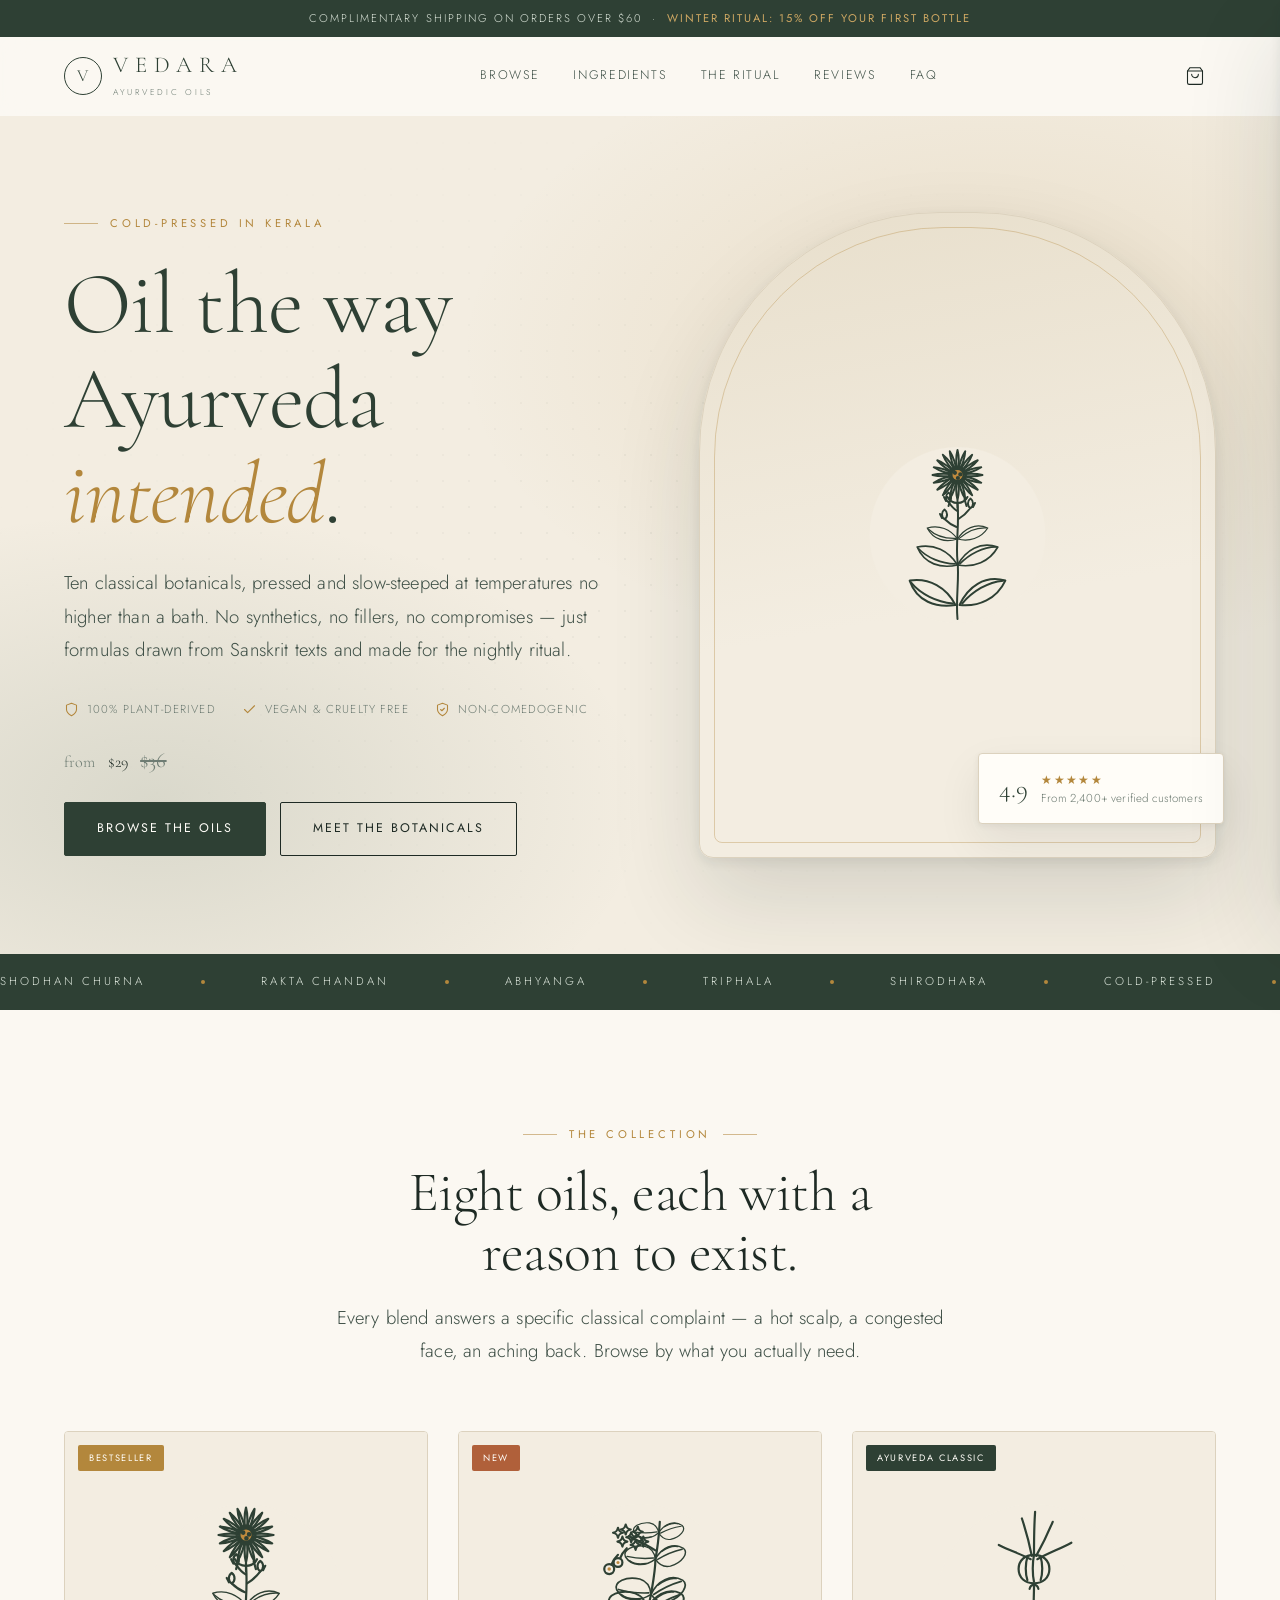
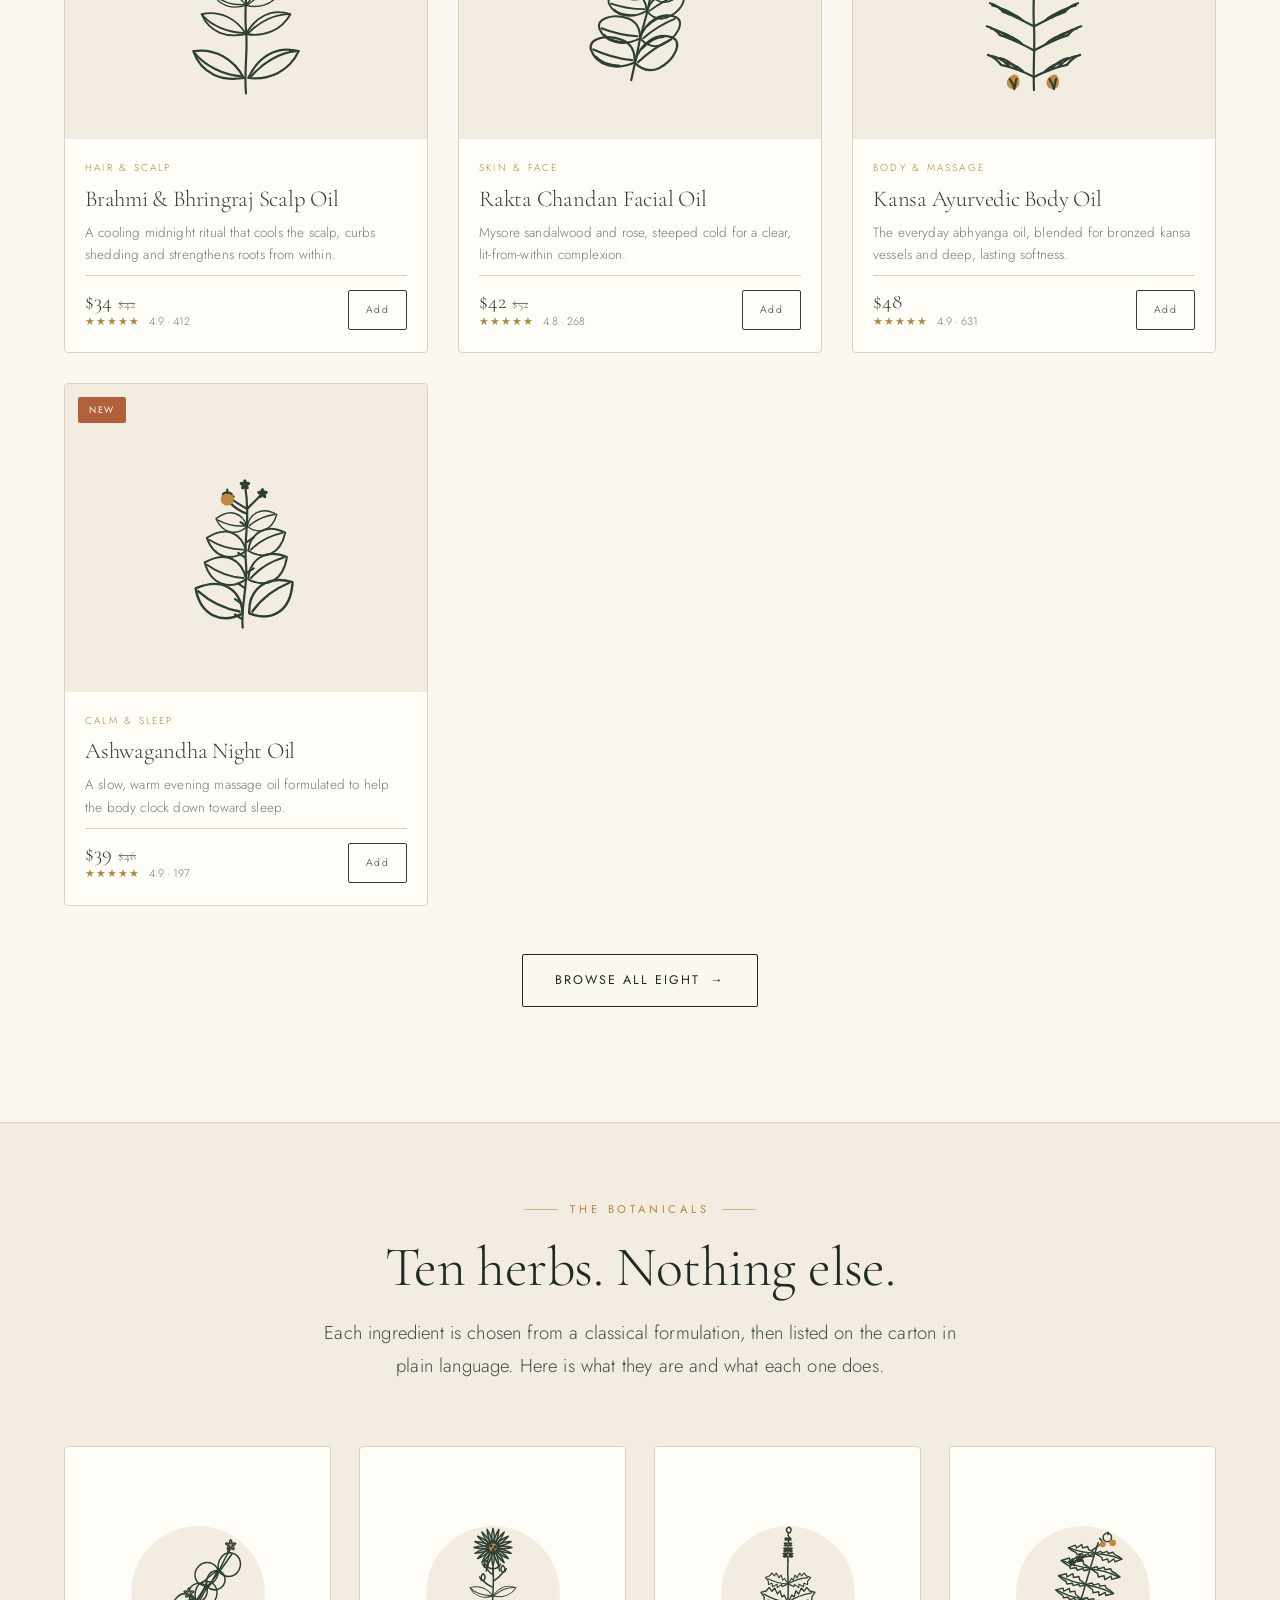
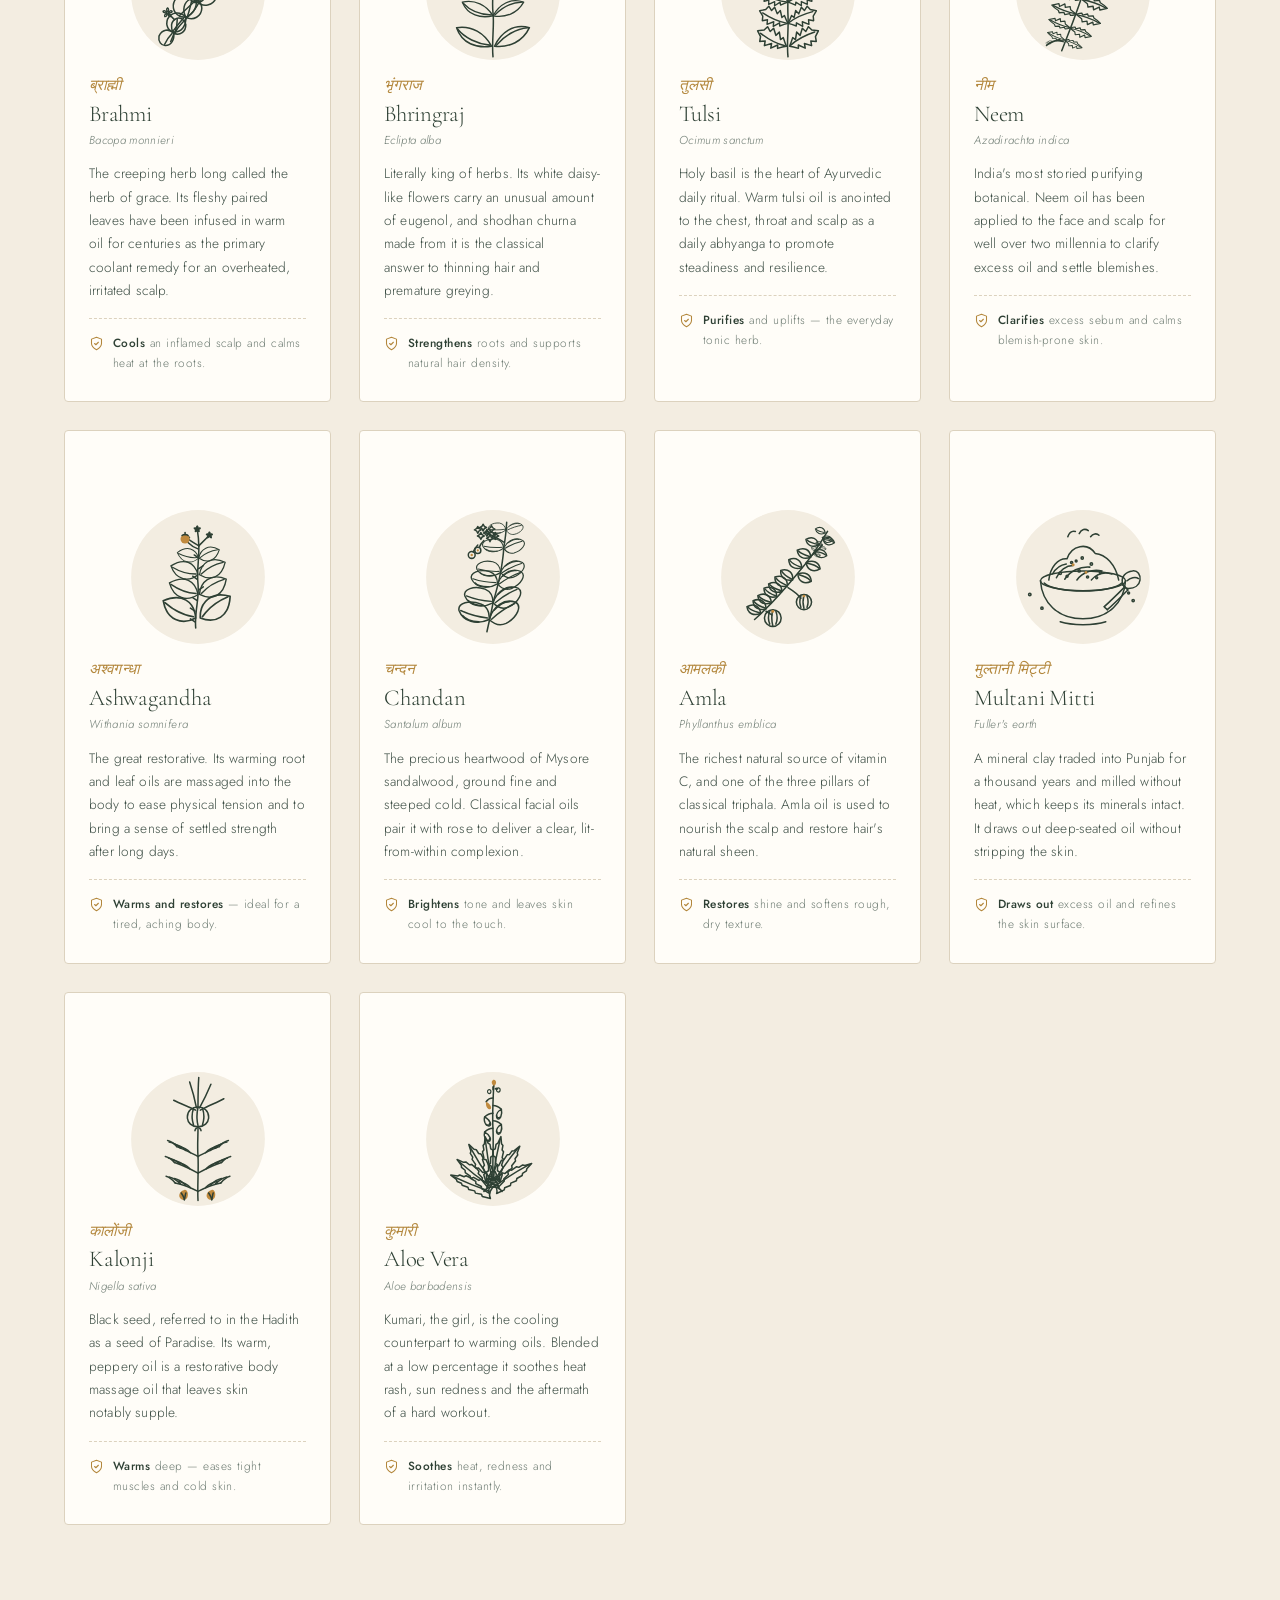
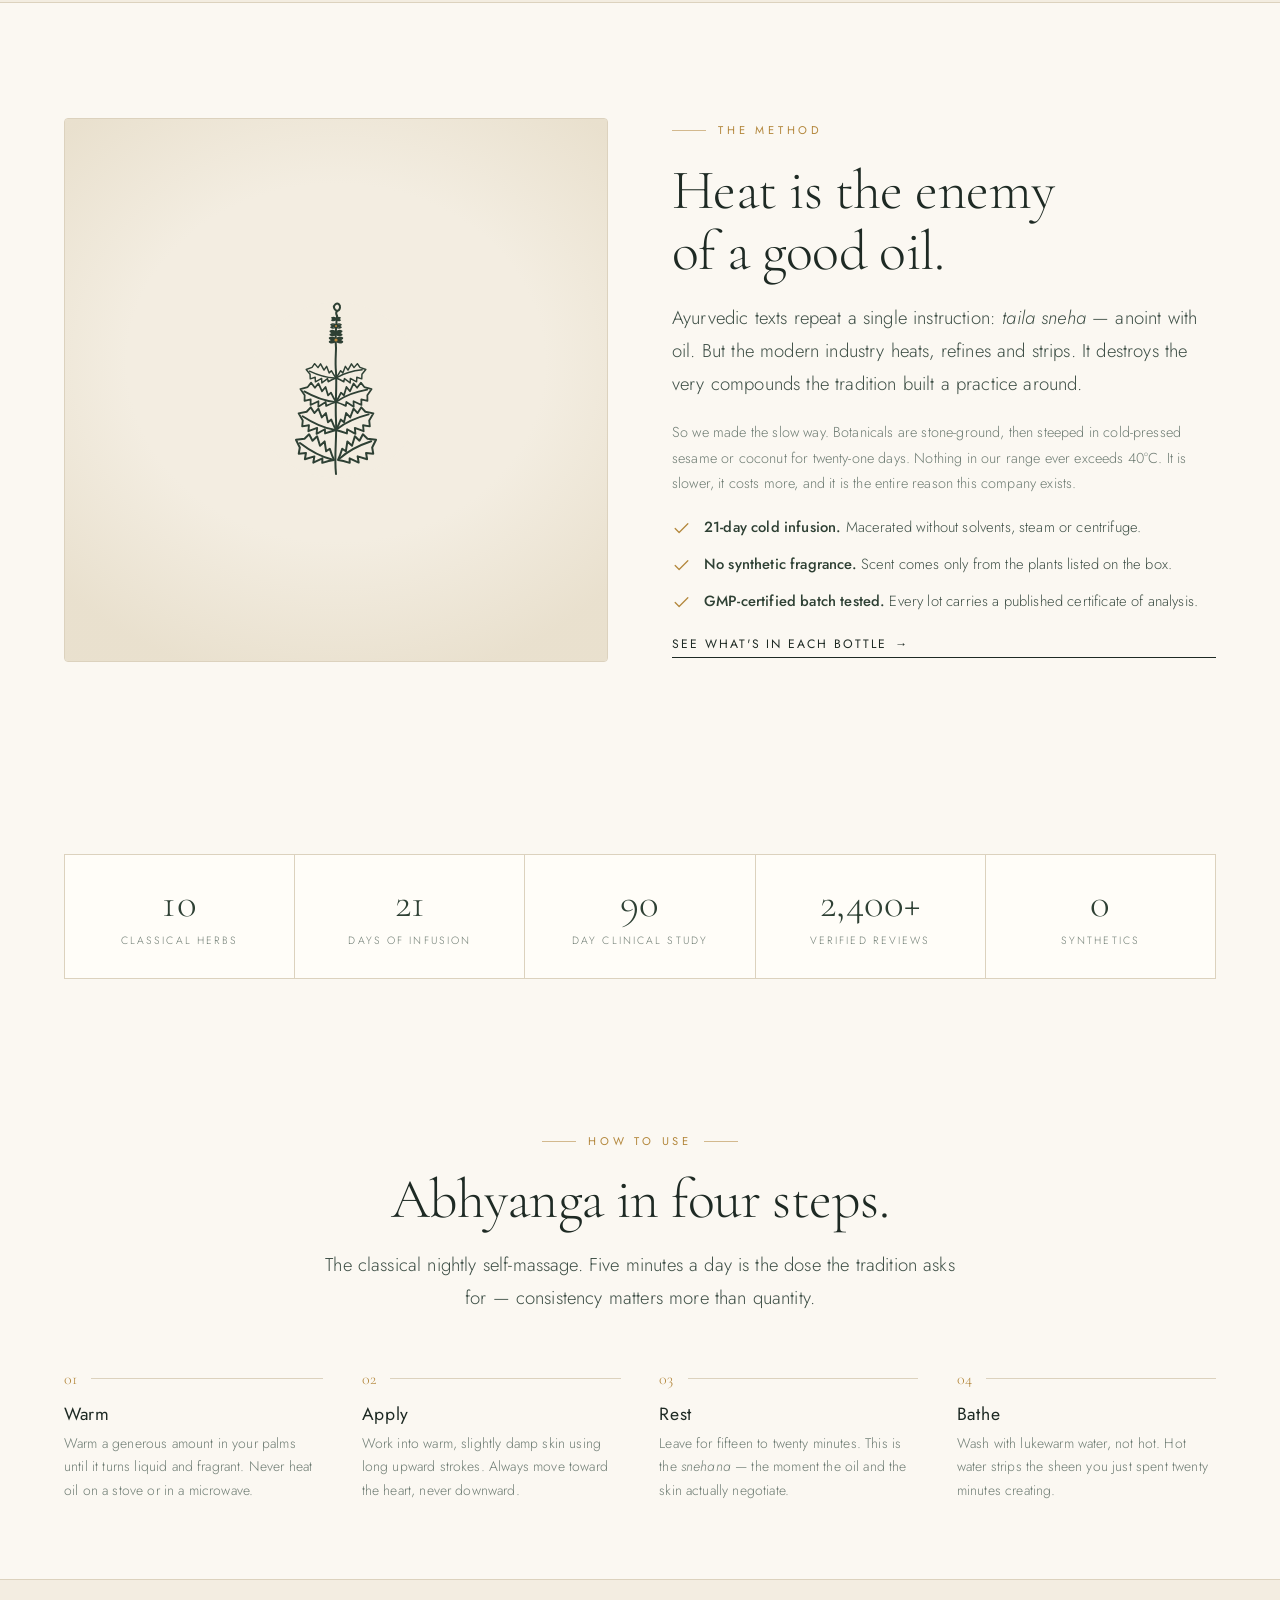
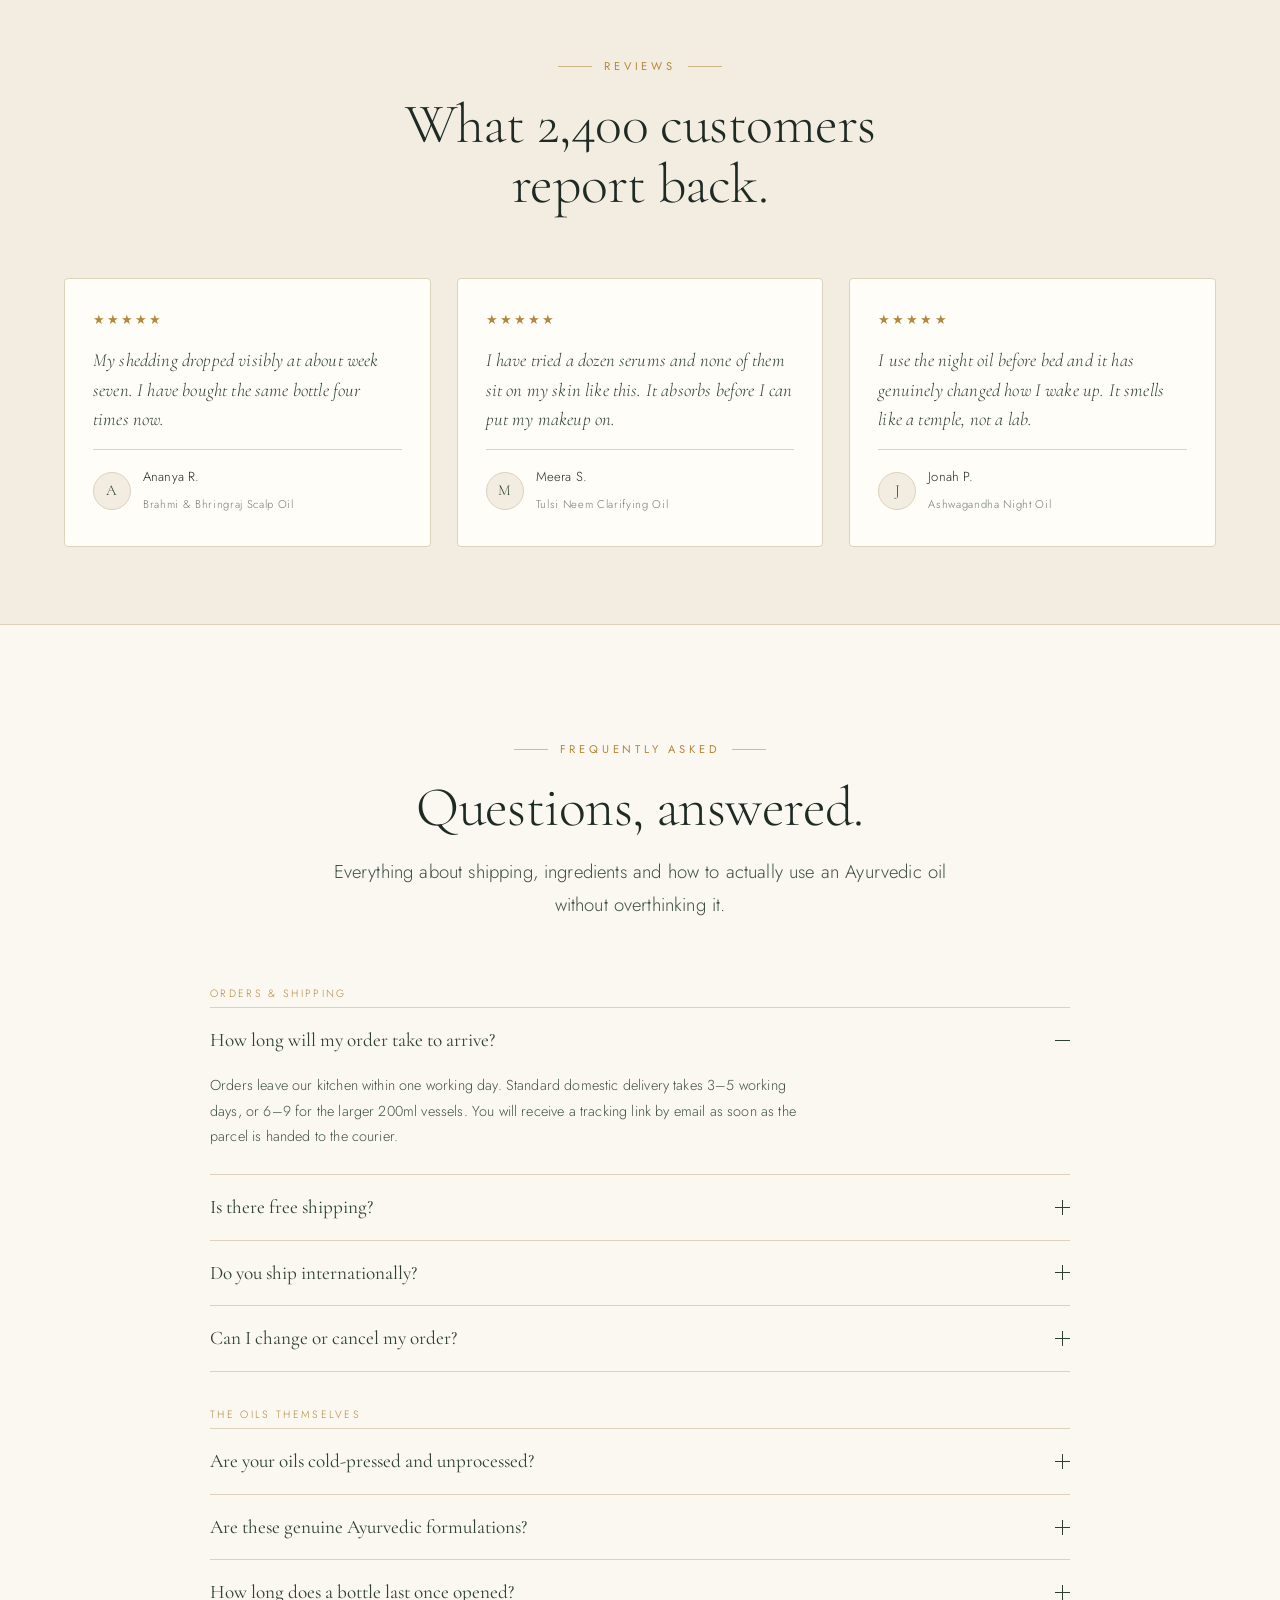
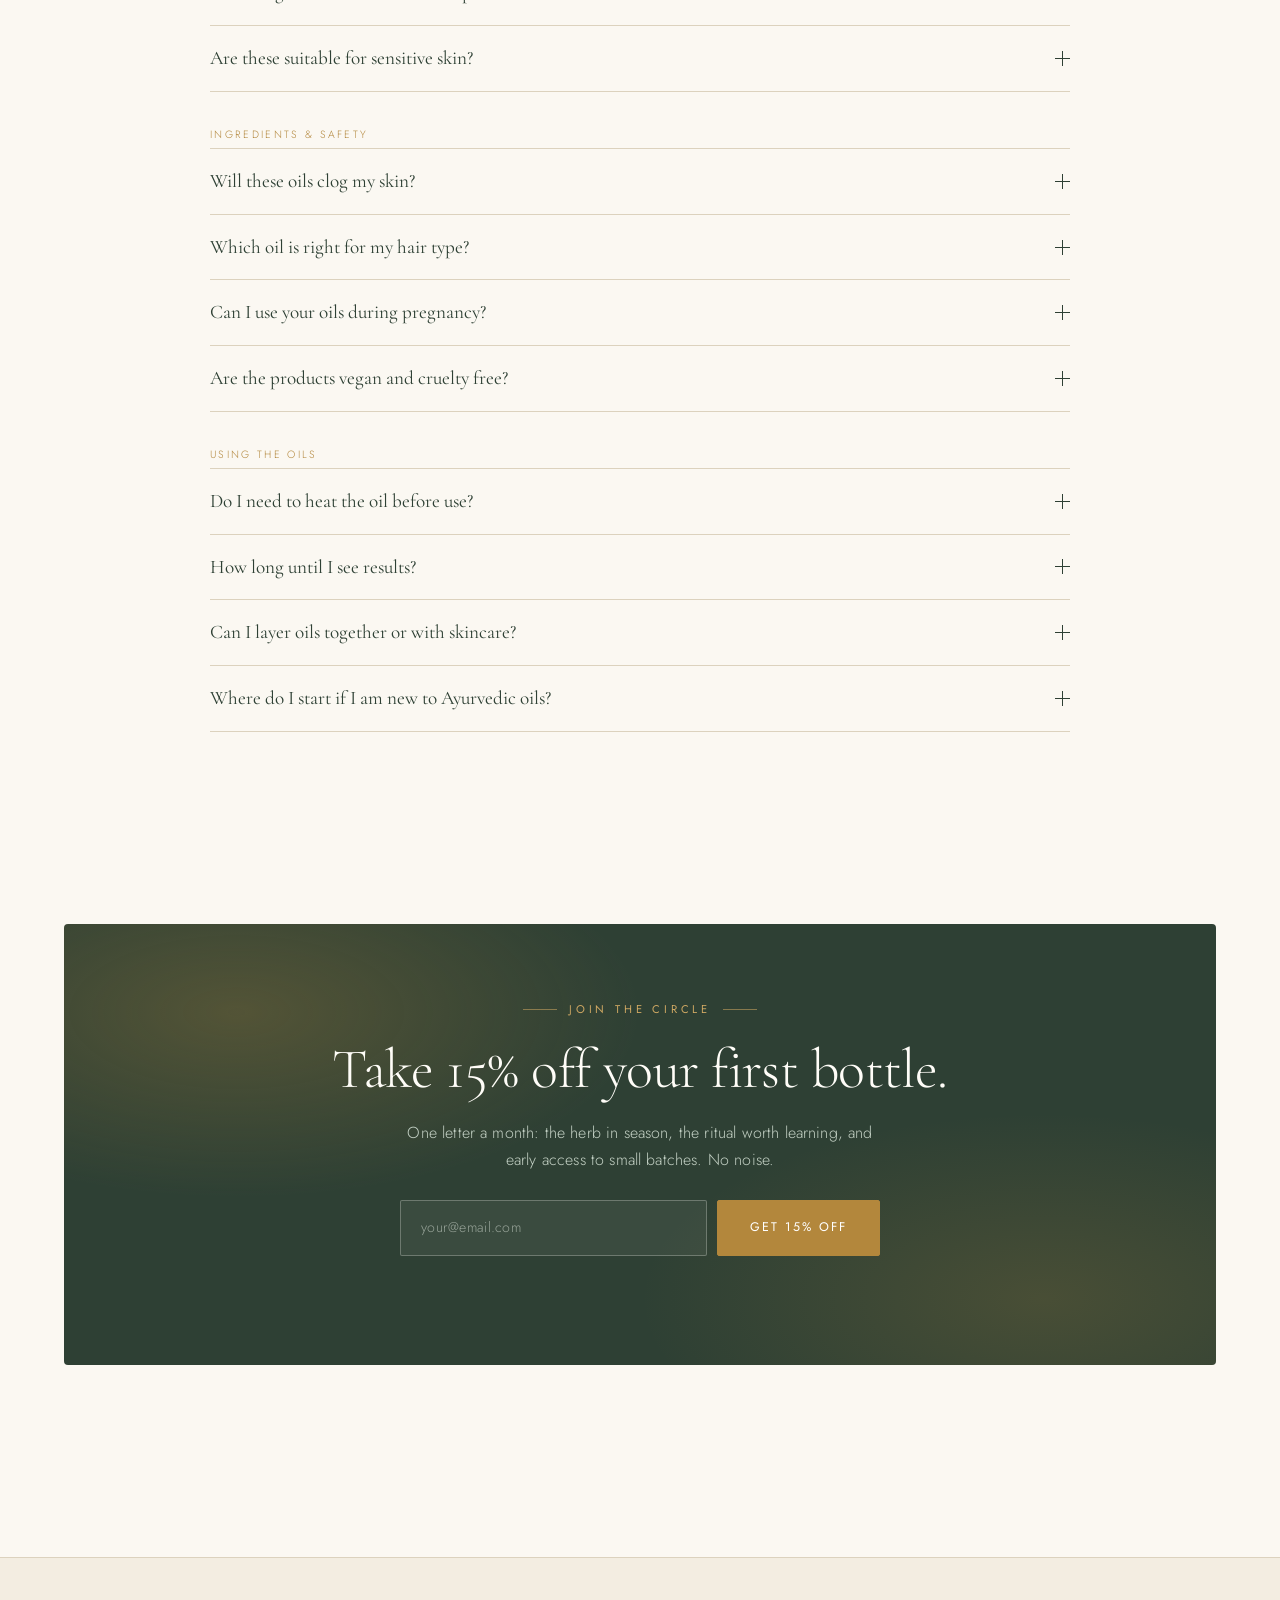
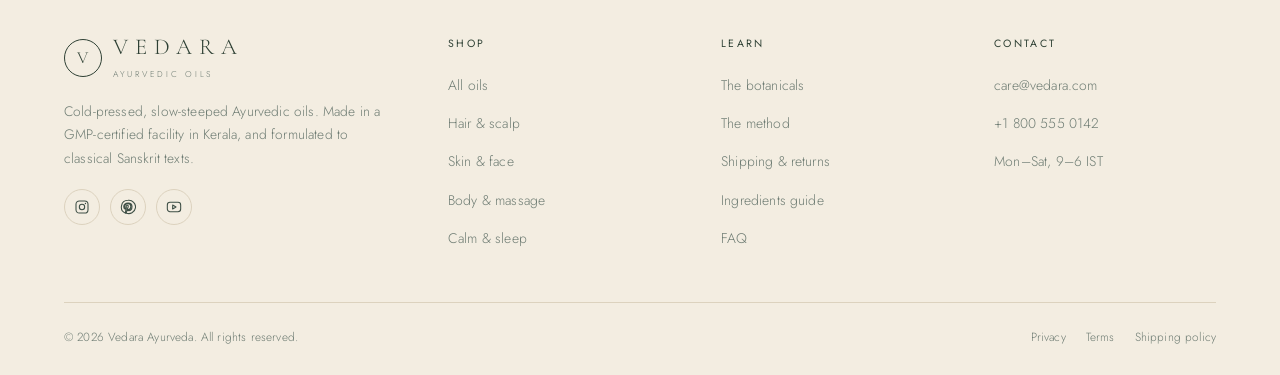
<file: index.html>
<!DOCTYPE html>
<html lang="en">
<head>
<meta charset="utf-8">
<meta name="viewport" content="width=device-width, initial-scale=1">
<title>Vedara — Cold-Pressed Ayurvedic Oils</title>
<meta name="description" content="Vedara crafts cold-pressed, slow-steeped Ayurvedic oils from ten classical botanicals. Hair, skin and body rituals formulated in Kerala.">
<meta name="theme-color" content="#2E4034">
<link rel="preconnect" href="https://fonts.googleapis.com">
<link rel="preconnect" href="https://fonts.gstatic.com" crossorigin>
<link href="https://fonts.googleapis.com/css2?family=Cormorant+Garamond:ital,wght@0,300;0,400;0,500;1,300;1,400&family=Jost:wght@300;400;500&display=swap" rel="stylesheet">
<link rel="stylesheet" href="assets/css/style.css">
<link rel="icon" href="data:image/svg+xml,%3Csvg xmlns='http://www.w3.org/2000/svg' viewBox='0 0 32 32'%3E%3Ccircle cx='16' cy='16' r='15' fill='%232E4034'/%3E%3Ctext x='16' y='22' font-family='Georgia,serif' font-size='16' fill='%23B3873C' text-anchor='middle'%3EV%3C/text%3E%3C/svg%3E">
</head>
<body>

<div class="topbar">Complimentary shipping on orders over $60 &nbsp;·&nbsp; <strong>Winter ritual: 15% off your first bottle</strong></div>

<!-- ===================== Header ===================== -->
<header class="header">
  <div class="wrap nav">
    <a class="brand" href="index.html" aria-label="Vedara home">
      <span class="brand__mark">V</span>
      <span>
        <span class="brand__name">Vedara</span>
        <span class="brand__tag">Ayurvedic Oils</span>
      </span>
    </a>

    <nav class="nav__links" aria-label="Primary">
      <a class="nav__link" data-nav href="shop.html">Browse</a>
      <a class="nav__link" data-nav href="index.html#botanicals">Ingredients</a>
      <a class="nav__link" data-nav href="index.html#ritual">The Ritual</a>
      <a class="nav__link" data-nav href="index.html#reviews">Reviews</a>
      <a class="nav__link" data-nav href="index.html#faq">FAQ</a>
    </nav>

    <div class="nav__actions">
      <button class="icon-btn" type="button" data-cart-toggle aria-expanded="false" aria-label="Open basket">
        <svg viewBox="0 0 24 24" fill="none" stroke="currentColor" stroke-width="1.3" stroke-linecap="round" stroke-linejoin="round"><path d="M6 2L3 6v14a2 2 0 0 0 2 2h14a2 2 0 0 0 2-2V6l-3-4z"/><path d="M3 6h18"/><path d="M16 10a4 4 0 0 1-8 0"/></svg>
        <span class="cart-count" data-cart-count>0</span>
      </button>
      <button class="burger" type="button" aria-label="Open menu" aria-expanded="false" aria-controls="mobileNav"><span></span></button>
    </div>
  </div>
</header>

<!-- ===================== Mobile nav ===================== -->
<nav class="mobile-nav" id="mobileNav" aria-label="Mobile">
  <div class="mobile-nav__top">
    <span class="brand__name" style="font-size:1.2rem">Vedara</span>
    <button class="icon-btn" type="button" onclick="closeMobileNav()" aria-label="Close menu">
      <svg viewBox="0 0 24 24" fill="none" stroke="currentColor" stroke-width="1.5" stroke-linecap="round"><path d="M6 6l12 12M18 6L6 18"/></svg>
    </button>
  </div>
  <a class="m-link" href="shop.html">Browse All Oils <span>01</span></a>
  <a class="m-link" href="index.html#botanicals">Ingredients <span>02</span></a>
  <a class="m-link" href="index.html#ritual">The Ritual <span>03</span></a>
  <a class="m-link" href="index.html#reviews">Reviews <span>04</span></a>
  <a class="m-link" href="index.html#faq">FAQ <span>05</span></a>
  <a class="btn btn--block" href="shop.html" style="margin-top:28px">Shop the collection</a>
</nav>

<main>

<!-- ===================== Hero ===================== -->
<section class="hero">
  <div class="wrap hero__inner">
    <div class="hero__copy">
      <span class="eyebrow">Cold-pressed in Kerala</span>
      <h1>Oil the way<br>Ayurveda <em>intended</em>.</h1>
      <p class="lede">
        Ten classical botanicals, pressed and slow-steeped at temperatures no
        higher than a bath. No synthetics, no fillers, no compromises — just
        formulas drawn from Sanskrit texts and made for the nightly ritual.
      </p>

      <ul class="hero__trust">
        <li><svg viewBox="0 0 24 24" fill="none" stroke="currentColor" stroke-width="1.7" stroke-linecap="round" stroke-linejoin="round"><path d="M12 22s8-4.4 8-10V5l-8-3-8 3v7c0 5.6 8 10 8 10z"/></svg>100% plant-derived</li>
        <li><svg viewBox="0 0 24 24" fill="none" stroke="currentColor" stroke-width="1.7" stroke-linecap="round" stroke-linejoin="round"><path d="M20 6L9 17l-5-5"/></svg>Vegan &amp; cruelty free</li>
        <li><svg viewBox="0 0 24 24" fill="none" stroke="currentColor" stroke-width="1.7" stroke-linecap="round" stroke-linejoin="round"><path d="M12 22s8-4.4 8-10V5l-8-3-8 3v7c0 5.6 8 10 8 10z"/><path d="M9 12l2 2 4-4"/></svg>Non-comedogenic</li>
      </ul>

      <div class="hero__price">
        <span class="muted" style="font-size:1rem">from</span>
        <span>$29</span>
        <span class="was">$36</span>
      </div>

      <div class="hero__cta">
        <a class="btn" href="shop.html">Browse the oils</a>
        <a class="btn btn--ghost" href="index.html#botanicals">Meet the botanicals</a>
      </div>
    </div>

    <div class="hero__visual">
      <div class="hero__frame">
        <img class="hero__art" src="assets/img/bhringraj.svg" alt="Bhringraj, the king of herbs — Vedara's signature botanical" width="200" height="240">
      </div>
      <div class="hero__badge">
        <span class="rating">4.9</span>
        <div>
          <div class="stars">★★★★★</div>
          <p>From 2,400+ verified customers</p>
        </div>
      </div>
    </div>
  </div>
</section>

<!-- ===================== Marquee strip ===================== -->
<div class="strip" aria-hidden="true">
  <div class="strip__track">
    <span>Shodhan churna</span>
    <span>Rakta chandan</span>
    <span>Abhyanga</span>
    <span>Triphala</span>
    <span>Shirodhara</span>
    <span>Cold-pressed</span>
    <span>Never above 40°C</span>
    <span>Slow-steeped 21 days</span>
    <span>Shodhan churna</span>
    <span>Rakta chandan</span>
    <span>Abhyanga</span>
    <span>Triphala</span>
    <span>Shirodhara</span>
    <span>Cold-pressed</span>
    <span>Never above 40°C</span>
    <span>Slow-steeped 21 days</span>
  </div>
</div>

<!-- ===================== Featured products ===================== -->
<section class="section" id="bestsellers">
  <div class="wrap">
    <div class="section-head is-center" data-reveal>
      <span class="eyebrow is-center">The collection</span>
      <h2>Eight oils, each with a<br>reason to exist.</h2>
      <p class="lede">Every blend answers a specific classical complaint — a hot scalp, a congested face, an aching back. Browse by what you actually need.</p>
    </div>

    <div class="grid-products" data-featured></div>

    <div style="display:flex;justify-content:center;margin-top:48px" data-reveal>
      <a class="btn btn--ghost" href="shop.html">Browse all eight
        <span class="arw">&rarr;</span>
      </a>
    </div>
  </div>
</section>

<!-- ===================== Botanicals ===================== -->
<section class="section section-tight" id="botanicals" style="background:var(--paper-warm);border-block:1px solid var(--line)">
  <div class="wrap">
    <div class="section-head is-center" data-reveal>
      <span class="eyebrow is-center">The botanicals</span>
      <h2>Ten herbs. Nothing else.</h2>
      <p class="lede">Each ingredient is chosen from a classical formulation, then listed on the carton in plain language. Here is what they are and what each one does.</p>
    </div>

    <div class="grid-ingredients" data-ingredients="brahmi,bhringraj,tulsi,neem,ashwagandha,chandan,amla,multani,kalonji,aloe"></div>
  </div>
</section>

<!-- ===================== Ritual split ===================== -->
<section class="section" id="ritual">
  <div class="wrap split">
    <div class="split__art" data-reveal>
      <img src="assets/img/tulsi.svg" alt="Tulsi, holy basil — the heart of the daily Ayurvedic ritual" width="200" height="240">
    </div>
    <div class="split__copy" data-reveal>
      <span class="eyebrow">The method</span>
      <h2>Heat is the enemy<br>of a good oil.</h2>
      <p class="lede">
        Ayurvedic texts repeat a single instruction: <em>taila sneha</em> — anoint with oil. But the
        modern industry heats, refines and strips. It destroys the very compounds the tradition
        built a practice around.
      </p>
      <p class="muted" style="font-size:.9rem;line-height:1.75">
        So we made the slow way. Botanicals are stone-ground, then steeped in cold-pressed sesame
        or coconut for twenty-one days. Nothing in our range ever exceeds 40°C. It is slower,
        it costs more, and it is the entire reason this company exists.
      </p>
      <ul class="checks">
        <li><svg viewBox="0 0 24 24" fill="none" stroke="currentColor" stroke-width="1.6" stroke-linecap="round" stroke-linejoin="round"><path d="M20 6L9 17l-5-5"/></svg><span><b>21-day cold infusion.</b> Macerated without solvents, steam or centrifuge.</span></li>
        <li><svg viewBox="0 0 24 24" fill="none" stroke="currentColor" stroke-width="1.6" stroke-linecap="round" stroke-linejoin="round"><path d="M20 6L9 17l-5-5"/></svg><span><b>No synthetic fragrance.</b> Scent comes only from the plants listed on the box.</span></li>
        <li><svg viewBox="0 0 24 24" fill="none" stroke="currentColor" stroke-width="1.6" stroke-linecap="round" stroke-linejoin="round"><path d="M20 6L9 17l-5-5"/></svg><span><b>GMP-certified batch tested.</b> Every lot carries a published certificate of analysis.</span></li>
      </ul>
      <a class="link" href="shop.html">See what's in each bottle <span class="arw">&rarr;</span></a>
    </div>
  </div>
</section>

<!-- ===================== Stats ===================== -->
<section class="section-tight">
  <div class="wrap">
    <div class="stats" data-reveal>
      <div><b>10</b><span>Classical herbs</span></div>
      <div><b>21</b><span>Days of infusion</span></div>
      <div><b>90</b><span>Day clinical study</span></div>
      <div><b>2,400+</b><span>Verified reviews</span></div>
      <div><b>0</b><span>Synthetics</span></div>
    </div>
  </div>
</section>

<!-- ===================== How to use ===================== -->
<section class="section section-tight">
  <div class="wrap">
    <div class="section-head is-center" data-reveal>
      <span class="eyebrow is-center">How to use</span>
      <h2>Abhyanga in four steps.</h2>
      <p class="lede">The classical nightly self-massage. Five minutes a day is the dose the tradition asks for — consistency matters more than quantity.</p>
    </div>
    <div class="grid-steps">
      <div class="step" data-reveal data-reveal-delay="0">
        <h4>Warm</h4>
        <p>Warm a generous amount in your palms until it turns liquid and fragrant. Never heat oil on a stove or in a microwave.</p>
      </div>
      <div class="step" data-reveal data-reveal-delay="90">
        <h4>Apply</h4>
        <p>Work into warm, slightly damp skin using long upward strokes. Always move toward the heart, never downward.</p>
      </div>
      <div class="step" data-reveal data-reveal-delay="180">
        <h4>Rest</h4>
        <p>Leave for fifteen to twenty minutes. This is the <em>snehana</em> — the moment the oil and the skin actually negotiate.</p>
      </div>
      <div class="step" data-reveal data-reveal-delay="270">
        <h4>Bathe</h4>
        <p>Wash with lukewarm water, not hot. Hot water strips the sheen you just spent twenty minutes creating.</p>
      </div>
    </div>
  </div>
</section>

<!-- ===================== Reviews ===================== -->
<section class="section section-tight" id="reviews" style="background:var(--paper-warm);border-block:1px solid var(--line)">
  <div class="wrap">
    <div class="section-head is-center" data-reveal>
      <span class="eyebrow is-center">Reviews</span>
      <h2>What 2,400 customers<br>report back.</h2>
    </div>
    <div class="grid-quote">
      <figure class="quote" data-reveal>
        <div class="quote__stars">★★★★★</div>
        <blockquote><p>My shedding dropped visibly at about week seven. I have bought the same bottle four times now.</p></blockquote>
        <footer>
          <span class="quote__av">A</span>
          <div><cite>Ananya R.</cite><small>Brahmi &amp; Bhringraj Scalp Oil</small></div>
        </footer>
      </figure>
      <figure class="quote" data-reveal data-reveal-delay="90">
        <div class="quote__stars">★★★★★</div>
        <blockquote><p>I have tried a dozen serums and none of them sit on my skin like this. It absorbs before I can put my makeup on.</p></blockquote>
        <footer>
          <span class="quote__av">M</span>
          <div><cite>Meera S.</cite><small>Tulsi Neem Clarifying Oil</small></div>
        </footer>
      </figure>
      <figure class="quote" data-reveal data-reveal-delay="180">
        <div class="quote__stars">★★★★★</div>
        <blockquote><p>I use the night oil before bed and it has genuinely changed how I wake up. It smells like a temple, not a lab.</p></blockquote>
        <footer>
          <span class="quote__av">J</span>
          <div><cite>Jonah P.</cite><small>Ashwagandha Night Oil</small></div>
        </footer>
      </figure>
    </div>
  </div>
</section>

<!-- ===================== FAQ ===================== -->
<section class="section" id="faq">
  <div class="wrap">
    <div class="section-head is-center" data-reveal>
      <span class="eyebrow is-center">Frequently asked</span>
      <h2>Questions, answered.</h2>
      <p class="lede">Everything about shipping, ingredients and how to actually use an Ayurvedic oil without overthinking it.</p>
    </div>
    <div class="faq-wrap" data-faq data-reveal></div>
  </div>
</section>

<!-- ===================== Newsletter ===================== -->
<section class="section-tight">
  <div class="wrap">
    <div class="cta" data-reveal>
      <span class="eyebrow is-center">Join the circle</span>
      <h2>Take 15% off your first bottle.</h2>
      <p>One letter a month: the herb in season, the ritual worth learning, and early access to small batches. No noise.</p>
      <form class="subscribe" data-subscribe novalidate>
        <input type="email" name="email" placeholder="your@email.com" aria-label="Email address" autocomplete="email">
        <button class="btn btn--gold" type="submit">Get 15% off</button>
      </form>
      <p class="form-note"></p>
    </div>
  </div>
</section>

</main>

<!-- ===================== Footer ===================== -->
<footer class="footer">
  <div class="wrap">
    <div class="footer__grid">
      <div class="footer__brand">
        <a class="brand" href="index.html">
          <span class="brand__mark">V</span>
          <span>
            <span class="brand__name">Vedara</span>
            <span class="brand__tag">Ayurvedic Oils</span>
          </span>
        </a>
        <p>Cold-pressed, slow-steeped Ayurvedic oils. Made in a GMP-certified facility in Kerala, and formulated to classical Sanskrit texts.</p>
        <div class="socials">
          <a href="#" aria-label="Instagram"><svg viewBox="0 0 24 24" fill="none" stroke="currentColor" stroke-width="1.6"><rect x="3" y="3" width="18" height="18" rx="5"/><circle cx="12" cy="12" r="4"/><circle cx="17.2" cy="6.8" r="1" fill="currentColor" stroke="none"/></svg></a>
          <a href="#" aria-label="Pinterest"><svg viewBox="0 0 24 24" fill="none" stroke="currentColor" stroke-width="1.6" stroke-linecap="round"><path d="M12 2a10 10 0 0 0-3.6 19.3c-.1-.8-.2-2 0-2.9l1.2-5.1s-.3-.6-.3-1.5c0-1.4.8-2.5 1.8-2.5.9 0 1.3.6 1.3 1.4 0 .9-.6 2.2-.9 3.4-.2 1 .5 1.8 1.5 1.8 1.9 0 3.2-2.4 3.2-5.2 0-2.2-1.5-3.8-4.1-3.8a4.7 4.7 0 0 0-4.9 4.7c0 .9.3 1.5.8 2 .1.1.1.2.1.3l-.3 1c0 .2-.2.3-.4.2-1.2-.5-1.8-1.9-1.8-3.5 0-2.6 2.2-5.7 6.6-5.7 3.5 0 5.8 2.5 5.8 5.3 0 3.6-2 6.3-5 6.3-1 0-1.9-.5-2.2-1.2l-.6 2.4c-.2.8-.7 1.7-1.1 2.3A10 10 0 1 0 12 2z"/></svg></a>
          <a href="#" aria-label="YouTube"><svg viewBox="0 0 24 24" fill="none" stroke="currentColor" stroke-width="1.6" stroke-linejoin="round"><rect x="2" y="5" width="20" height="14" rx="4"/><path d="M10 9l5 3-5 3z"/></svg></a>
        </div>
      </div>

      <div>
        <h5>Shop</h5>
        <ul>
          <li><a href="shop.html">All oils</a></li>
          <li><a href="shop.html?cat=hair">Hair &amp; scalp</a></li>
          <li><a href="shop.html?cat=skin">Skin &amp; face</a></li>
          <li><a href="shop.html?cat=body">Body &amp; massage</a></li>
          <li><a href="shop.html?cat=calm">Calm &amp; sleep</a></li>
        </ul>
      </div>

      <div>
        <h5>Learn</h5>
        <ul>
          <li><a href="index.html#botanicals">The botanicals</a></li>
          <li><a href="index.html#ritual">The method</a></li>
          <li><a href="index.html#faq">Shipping &amp; returns</a></li>
          <li><a href="index.html#faq">Ingredients guide</a></li>
          <li><a href="index.html#faq">FAQ</a></li>
        </ul>
      </div>

      <div>
        <h5>Contact</h5>
        <ul>
          <li><a href="mailto:care@vedara.com">care@vedara.com</a></li>
          <li><a href="tel:+18005550142">+1 800 555 0142</a></li>
          <li><a href="#">Mon–Sat, 9–6 IST</a></li>
        </ul>
      </div>
    </div>

    <div class="footer__bottom">
      <p>&copy; <span data-year>2026</span> Vedara Ayurveda. All rights reserved.</p>
      <nav aria-label="Legal">
        <a href="#">Privacy</a>
        <a href="#">Terms</a>
        <a href="#">Shipping policy</a>
      </nav>
    </div>
  </div>
</footer>

<!-- ===================== Cart drawer ===================== -->
<div class="scrim" id="scrim"></div>
<aside class="drawer" id="cartDrawer" role="dialog" aria-modal="true" aria-label="Shopping basket" aria-hidden="true">
  <div class="drawer__head">
    <h2>Your Basket <span data-cart-count>0</span></h2>
    <button class="icon-btn" type="button" data-cart-close aria-label="Close basket">
      <svg viewBox="0 0 24 24" fill="none" stroke="currentColor" stroke-width="1.5" stroke-linecap="round"><path d="M6 6l12 12M18 6L6 18"/></svg>
    </button>
  </div>
  <div class="drawer__ship" data-cart-ship></div>
  <div class="drawer__body" data-cart-body></div>
  <div class="drawer__foot" data-cart-foot>
    <div class="totals" data-cart-totals></div>
    <button class="btn btn--block" type="button" data-checkout>Proceed to checkout</button>
    <p class="secure">
      <svg viewBox="0 0 24 24" fill="none" stroke="currentColor" stroke-width="1.6" stroke-linecap="round" stroke-linejoin="round"><rect x="3" y="11" width="18" height="11" rx="2"/><path d="M7 11V7a5 5 0 0 1 10 0v4"/></svg>
      Secure checkout · 30-day returns
    </p>
  </div>
</aside>

<script src="assets/js/data.js"></script>
<script src="assets/js/cart.js"></script>
<script src="assets/js/ui.js"></script>
<script src="assets/js/home.js"></script>
<script src="assets/js/checkout.js"></script>
</body>
</html>
</file>
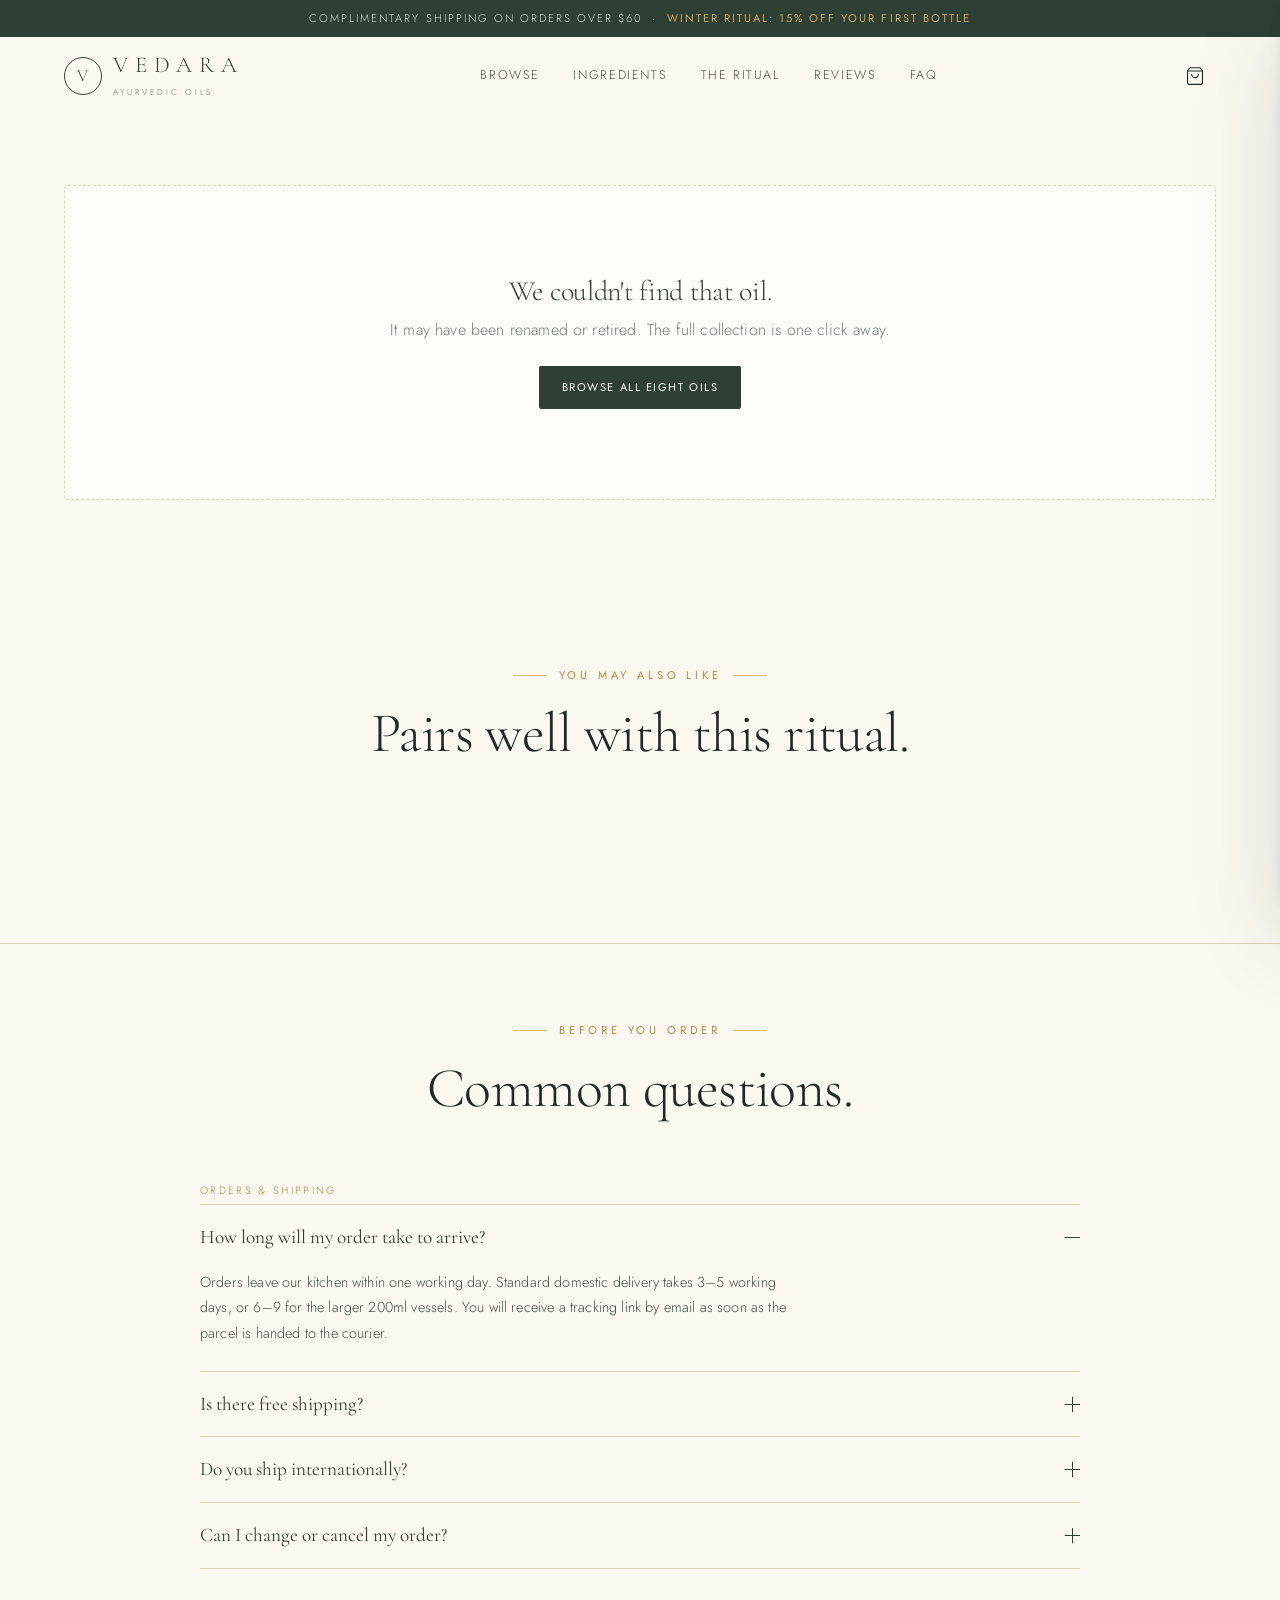
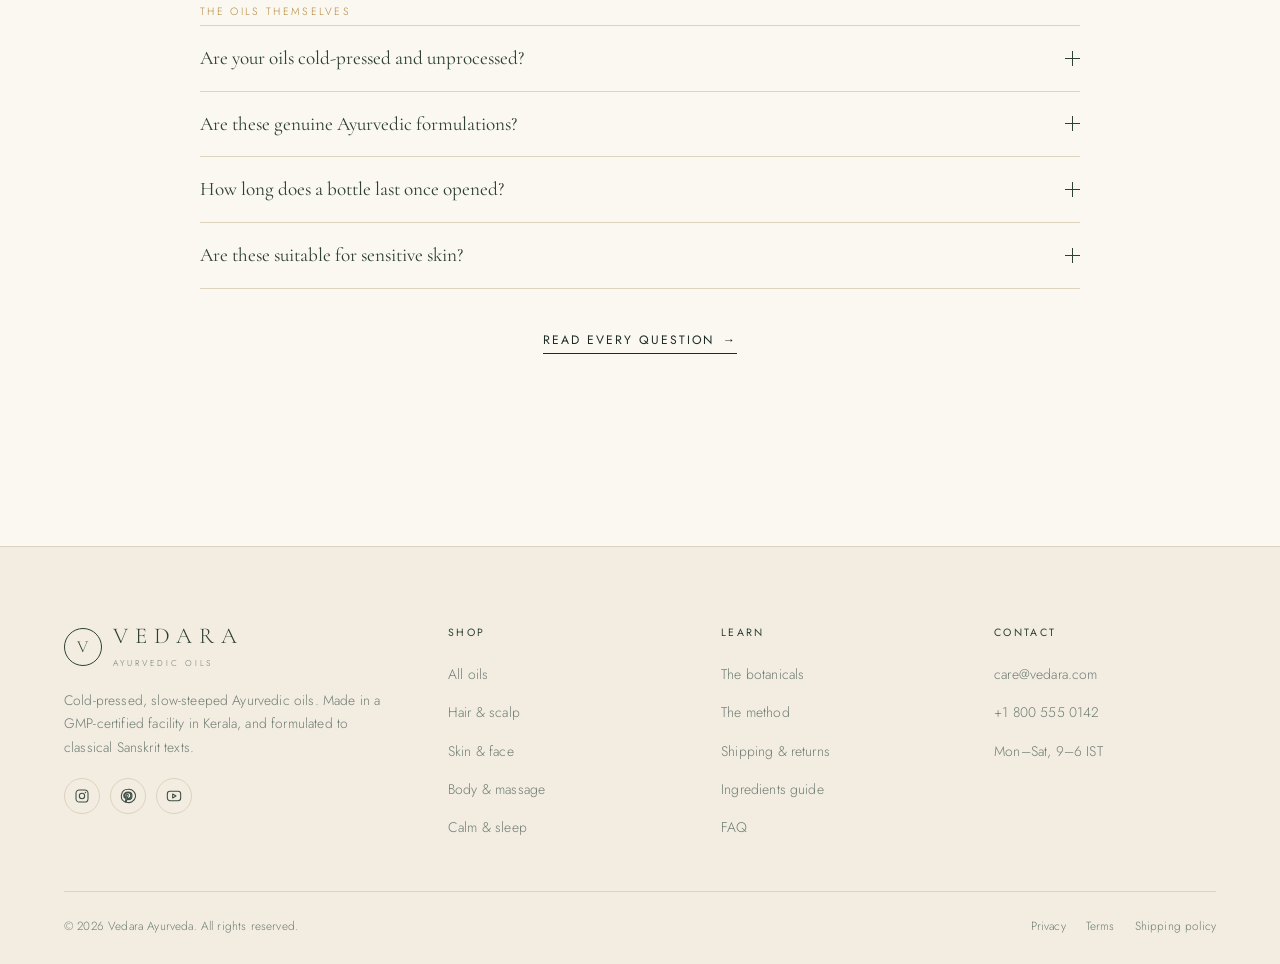
<file: product.html>
<!DOCTYPE html>
<html lang="en">
<head>
<meta charset="utf-8">
<meta name="viewport" content="width=device-width, initial-scale=1">
<title>Product — Vedara</title>
<meta name="description" content="A cold-pressed, slow-steeped Ayurvedic oil from Vedara. Full ingredient breakdown, how to use it, and what to expect.">
<meta name="theme-color" content="#2E4034">
<link rel="preconnect" href="https://fonts.googleapis.com">
<link rel="preconnect" href="https://fonts.gstatic.com" crossorigin>
<link href="https://fonts.googleapis.com/css2?family=Cormorant+Garamond:ital,wght@0,300;0,400;0,500;1,300;1,400&family=Jost:wght@300;400;500&display=swap" rel="stylesheet">
<link rel="stylesheet" href="assets/css/style.css">
<link rel="icon" href="data:image/svg+xml,%3Csvg xmlns='http://www.w3.org/2000/svg' viewBox='0 0 32 32'%3E%3Ccircle cx='16' cy='16' r='15' fill='%232E4034'/%3E%3Ctext x='16' y='22' font-family='Georgia,serif' font-size='16' fill='%23B3873C' text-anchor='middle'%3EV%3C/text%3E%3C/svg%3E">
</head>
<body>

<div class="topbar">Complimentary shipping on orders over $60 &nbsp;·&nbsp; <strong>Winter ritual: 15% off your first bottle</strong></div>

<!-- ===================== Header ===================== -->
<header class="header">
  <div class="wrap nav">
    <a class="brand" href="index.html" aria-label="Vedara home">
      <span class="brand__mark">V</span>
      <span>
        <span class="brand__name">Vedara</span>
        <span class="brand__tag">Ayurvedic Oils</span>
      </span>
    </a>
    <nav class="nav__links" aria-label="Primary">
      <a class="nav__link" data-nav href="shop.html">Browse</a>
      <a class="nav__link" data-nav href="index.html#botanicals">Ingredients</a>
      <a class="nav__link" data-nav href="index.html#ritual">The Ritual</a>
      <a class="nav__link" data-nav href="index.html#reviews">Reviews</a>
      <a class="nav__link" data-nav href="index.html#faq">FAQ</a>
    </nav>
    <div class="nav__actions">
      <button class="icon-btn" type="button" data-cart-toggle aria-expanded="false" aria-label="Open basket">
        <svg viewBox="0 0 24 24" fill="none" stroke="currentColor" stroke-width="1.3" stroke-linecap="round" stroke-linejoin="round"><path d="M6 2L3 6v14a2 2 0 0 0 2 2h14a2 2 0 0 0 2-2V6l-3-4z"/><path d="M3 6h18"/><path d="M16 10a4 4 0 0 1-8 0"/></svg>
        <span class="cart-count" data-cart-count>0</span>
      </button>
      <button class="burger" type="button" aria-label="Open menu" aria-expanded="false" aria-controls="mobileNav"><span></span></button>
    </div>
  </div>
</header>

<!-- ===================== Mobile nav ===================== -->
<nav class="mobile-nav" id="mobileNav" aria-label="Mobile">
  <div class="mobile-nav__top">
    <span class="brand__name" style="font-size:1.2rem">Vedara</span>
    <button class="icon-btn" type="button" onclick="closeMobileNav()" aria-label="Close menu">
      <svg viewBox="0 0 24 24" fill="none" stroke="currentColor" stroke-width="1.5" stroke-linecap="round"><path d="M6 6l12 12M18 6L6 18"/></svg>
    </button>
  </div>
  <a class="m-link" href="shop.html">Browse All Oils <span>01</span></a>
  <a class="m-link" href="index.html#botanicals">Ingredients <span>02</span></a>
  <a class="m-link" href="index.html#ritual">The Ritual <span>03</span></a>
  <a class="m-link" href="index.html#reviews">Reviews <span>04</span></a>
  <a class="m-link" href="index.html#faq">FAQ <span>05</span></a>
  <a class="btn btn--block" href="shop.html" style="margin-top:28px">Shop the collection</a>
</nav>

<main>
  <section class="section" style="padding-block:clamp(28px,4vw,56px)">
    <div class="wrap">
      <nav class="crumbs" aria-label="Breadcrumb" id="crumbs"></nav>
      <div id="pdp"></div>
    </div>
  </section>

  <!-- Ingredients in this bottle -->
  <section class="section section-tight" id="botanicalSection" style="background:var(--paper-warm);border-block:1px solid var(--line);display:none">
    <div class="wrap">
      <div class="section-head is-center" data-reveal>
        <span class="eyebrow is-center">What's inside</span>
        <h2 id="botanicalTitle">The botanicals in this bottle.</h2>
        <p class="lede">Every ingredient named on the carton, with what it does and why it is in this particular blend.</p>
      </div>
      <div class="grid-ingredients" id="botanicalGrid"></div>
    </div>
  </section>

  <!-- Related -->
  <section class="section" id="relatedSection">
    <div class="wrap">
      <div class="section-head is-center" data-reveal>
        <span class="eyebrow is-center">You may also like</span>
        <h2>Pairs well with this ritual.</h2>
      </div>
      <div class="grid-products" id="relatedGrid"></div>
    </div>
  </section>

  <!-- Quick FAQ -->
  <section class="section section-tight" style="border-top:1px solid var(--line)">
    <div class="wrap-narrow">
      <div class="section-head is-center" data-reveal>
        <span class="eyebrow is-center">Before you order</span>
        <h2>Common questions.</h2>
      </div>
      <div data-faq="short"></div>
      <p style="text-align:center;margin-top:36px" data-reveal>
        <a class="link" href="index.html#faq">Read every question <span class="arw">&rarr;</span></a>
      </p>
    </div>
  </section>
</main>

<!-- ===================== Footer ===================== -->
<footer class="footer">
  <div class="wrap">
    <div class="footer__grid">
      <div class="footer__brand">
        <a class="brand" href="index.html">
          <span class="brand__mark">V</span>
          <span>
            <span class="brand__name">Vedara</span>
            <span class="brand__tag">Ayurvedic Oils</span>
          </span>
        </a>
        <p>Cold-pressed, slow-steeped Ayurvedic oils. Made in a GMP-certified facility in Kerala, and formulated to classical Sanskrit texts.</p>
        <div class="socials">
          <a href="#" aria-label="Instagram"><svg viewBox="0 0 24 24" fill="none" stroke="currentColor" stroke-width="1.6"><rect x="3" y="3" width="18" height="18" rx="5"/><circle cx="12" cy="12" r="4"/><circle cx="17.2" cy="6.8" r="1" fill="currentColor" stroke="none"/></svg></a>
          <a href="#" aria-label="Pinterest"><svg viewBox="0 0 24 24" fill="none" stroke="currentColor" stroke-width="1.6" stroke-linecap="round"><path d="M12 2a10 10 0 0 0-3.6 19.3c-.1-.8-.2-2 0-2.9l1.2-5.1s-.3-.6-.3-1.5c0-1.4.8-2.5 1.8-2.5.9 0 1.3.6 1.3 1.4 0 .9-.6 2.2-.9 3.4-.2 1 .5 1.8 1.5 1.8 1.9 0 3.2-2.4 3.2-5.2 0-2.2-1.5-3.8-4.1-3.8a4.7 4.7 0 0 0-4.9 4.7c0 .9.3 1.5.8 2 .1.1.1.2.1.3l-.3 1c0 .2-.2.3-.4.2-1.2-.5-1.8-1.9-1.8-3.5 0-2.6 2.2-5.7 6.6-5.7 3.5 0 5.8 2.5 5.8 5.3 0 3.6-2 6.3-5 6.3-1 0-1.9-.5-2.2-1.2l-.6 2.4c-.2.8-.7 1.7-1.1 2.3A10 10 0 1 0 12 2z"/></svg></a>
          <a href="#" aria-label="YouTube"><svg viewBox="0 0 24 24" fill="none" stroke="currentColor" stroke-width="1.6" stroke-linejoin="round"><rect x="2" y="5" width="20" height="14" rx="4"/><path d="M10 9l5 3-5 3z"/></svg></a>
        </div>
      </div>
      <div>
        <h5>Shop</h5>
        <ul>
          <li><a href="shop.html">All oils</a></li>
          <li><a href="shop.html?cat=hair">Hair &amp; scalp</a></li>
          <li><a href="shop.html?cat=skin">Skin &amp; face</a></li>
          <li><a href="shop.html?cat=body">Body &amp; massage</a></li>
          <li><a href="shop.html?cat=calm">Calm &amp; sleep</a></li>
        </ul>
      </div>
      <div>
        <h5>Learn</h5>
        <ul>
          <li><a href="index.html#botanicals">The botanicals</a></li>
          <li><a href="index.html#ritual">The method</a></li>
          <li><a href="index.html#faq">Shipping &amp; returns</a></li>
          <li><a href="index.html#faq">Ingredients guide</a></li>
          <li><a href="index.html#faq">FAQ</a></li>
        </ul>
      </div>
      <div>
        <h5>Contact</h5>
        <ul>
          <li><a href="mailto:care@vedara.com">care@vedara.com</a></li>
          <li><a href="tel:+18005550142">+1 800 555 0142</a></li>
          <li><a href="#">Mon–Sat, 9–6 IST</a></li>
        </ul>
      </div>
    </div>
    <div class="footer__bottom">
      <p>&copy; <span data-year>2026</span> Vedara Ayurveda. All rights reserved.</p>
      <nav aria-label="Legal">
        <a href="#">Privacy</a>
        <a href="#">Terms</a>
        <a href="#">Shipping policy</a>
      </nav>
    </div>
  </div>
</footer>

<!-- ===================== Cart drawer ===================== -->
<div class="scrim" id="scrim"></div>
<aside class="drawer" id="cartDrawer" role="dialog" aria-modal="true" aria-label="Shopping basket" aria-hidden="true">
  <div class="drawer__head">
    <h2>Your Basket <span data-cart-count>0</span></h2>
    <button class="icon-btn" type="button" data-cart-close aria-label="Close basket">
      <svg viewBox="0 0 24 24" fill="none" stroke="currentColor" stroke-width="1.5" stroke-linecap="round"><path d="M6 6l12 12M18 6L6 18"/></svg>
    </button>
  </div>
  <div class="drawer__ship" data-cart-ship></div>
  <div class="drawer__body" data-cart-body></div>
  <div class="drawer__foot" data-cart-foot>
    <div class="totals" data-cart-totals></div>
    <button class="btn btn--block" type="button" data-checkout>Proceed to checkout</button>
    <p class="secure">
      <svg viewBox="0 0 24 24" fill="none" stroke="currentColor" stroke-width="1.6" stroke-linecap="round" stroke-linejoin="round"><rect x="3" y="11" width="18" height="11" rx="2"/><path d="M7 11V7a5 5 0 0 1 10 0v4"/></svg>
      Secure checkout · 30-day returns
    </p>
  </div>
</aside>

<script src="assets/js/data.js"></script>
<script src="assets/js/cart.js"></script>
<script src="assets/js/ui.js"></script>
<script src="assets/js/product.js"></script>
<script src="assets/js/checkout.js"></script>
</body>
</html>
</file>
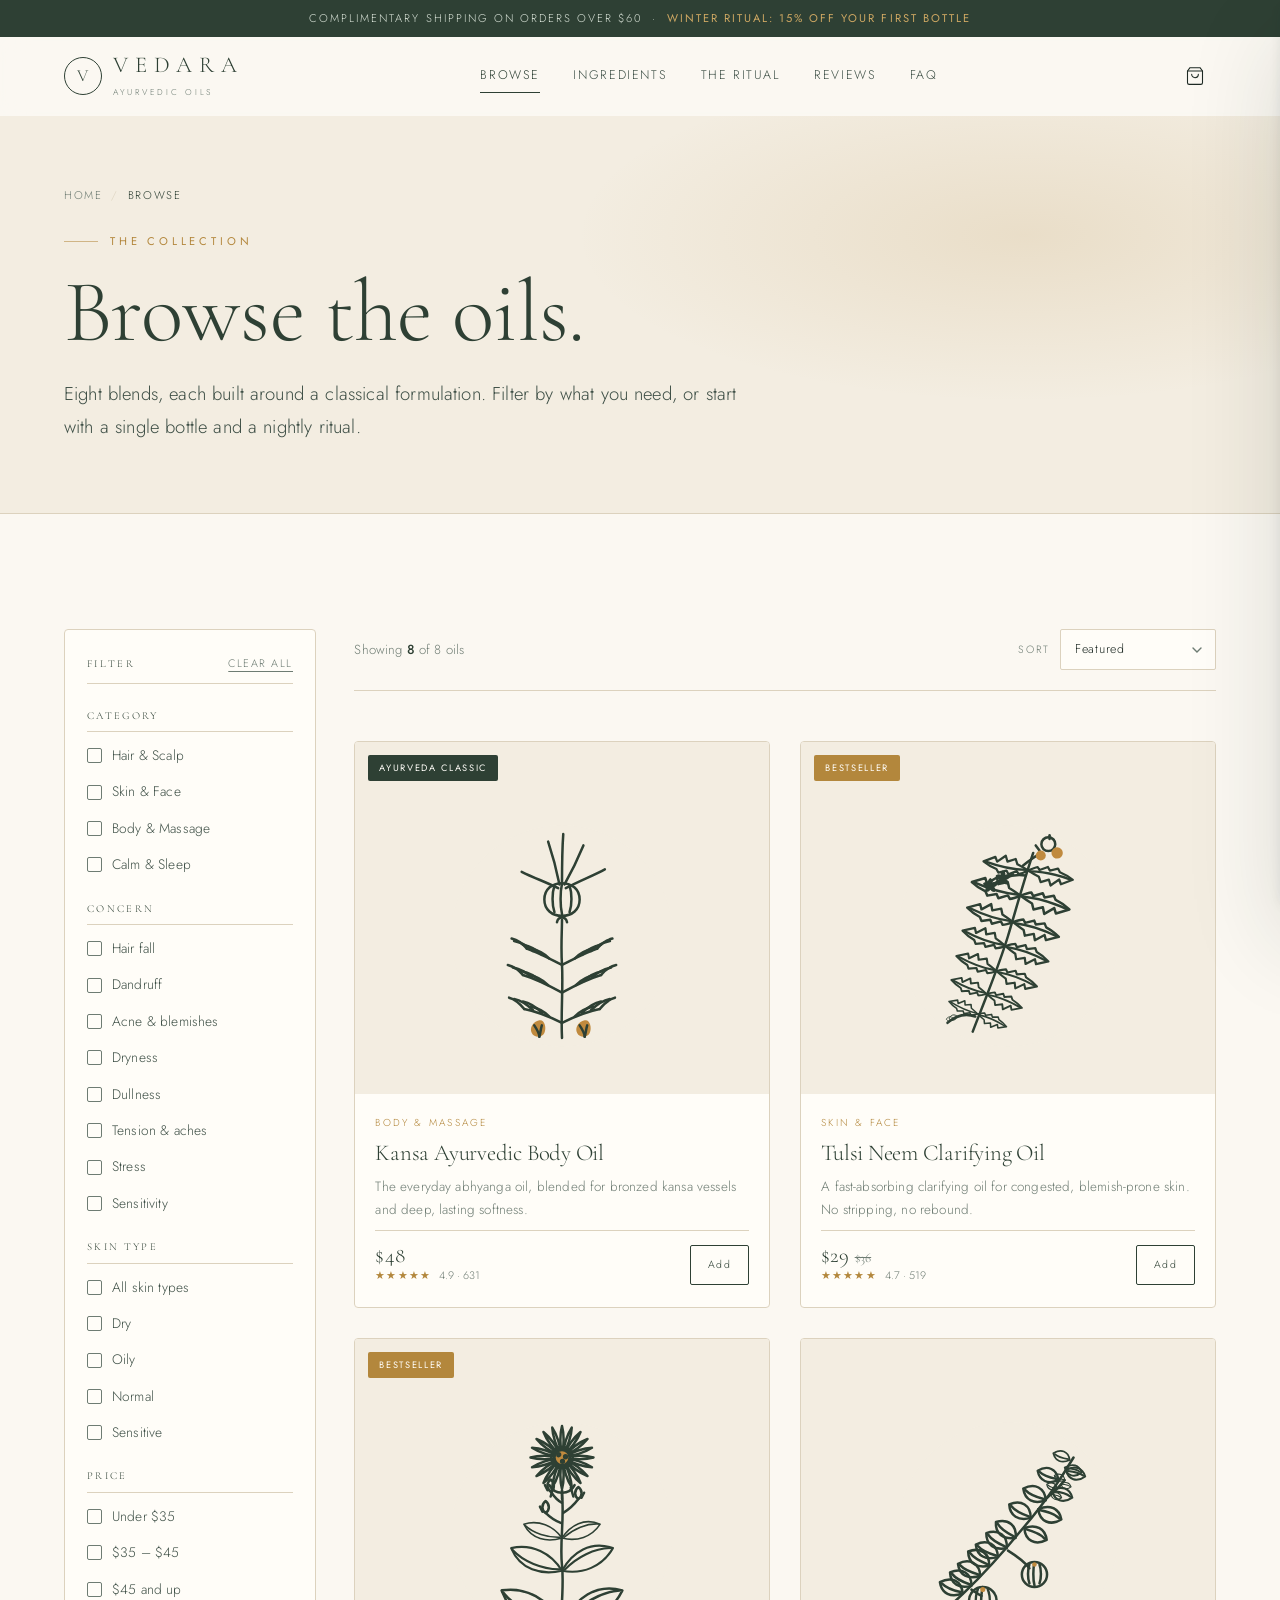
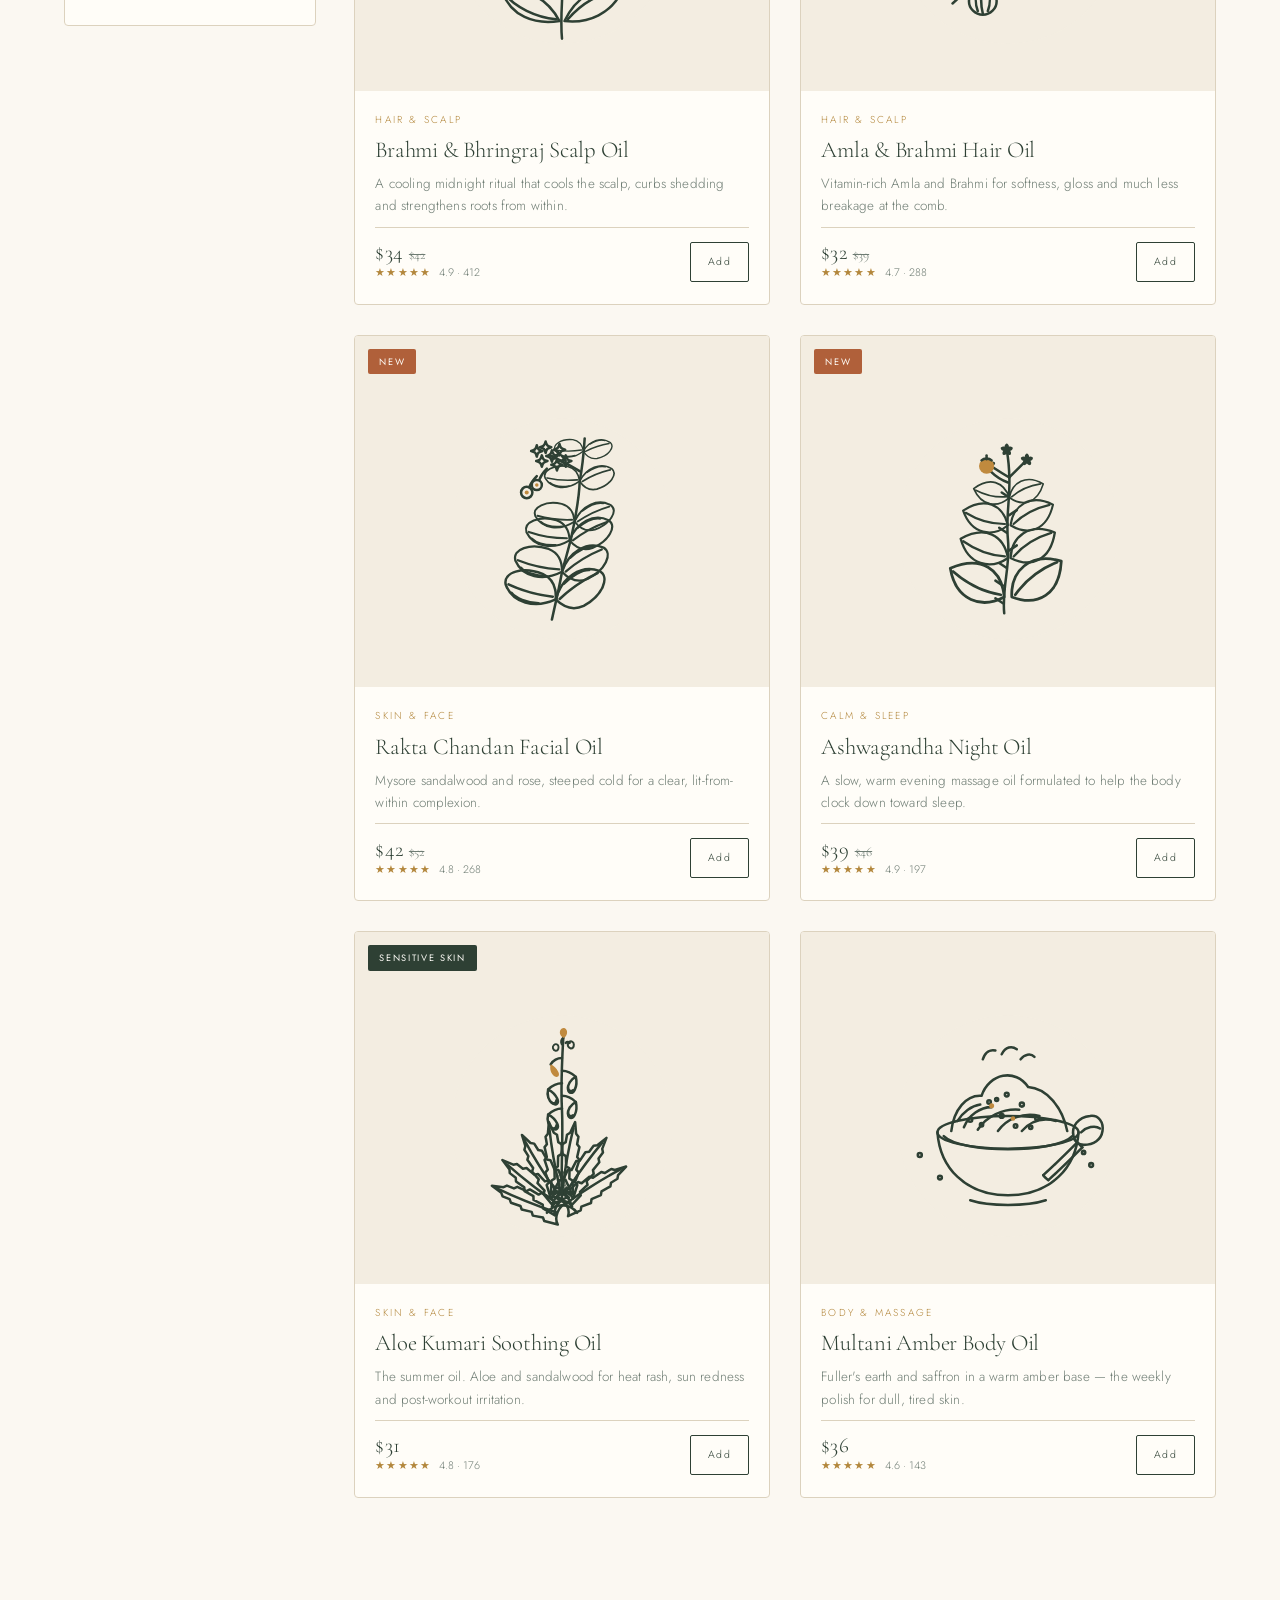
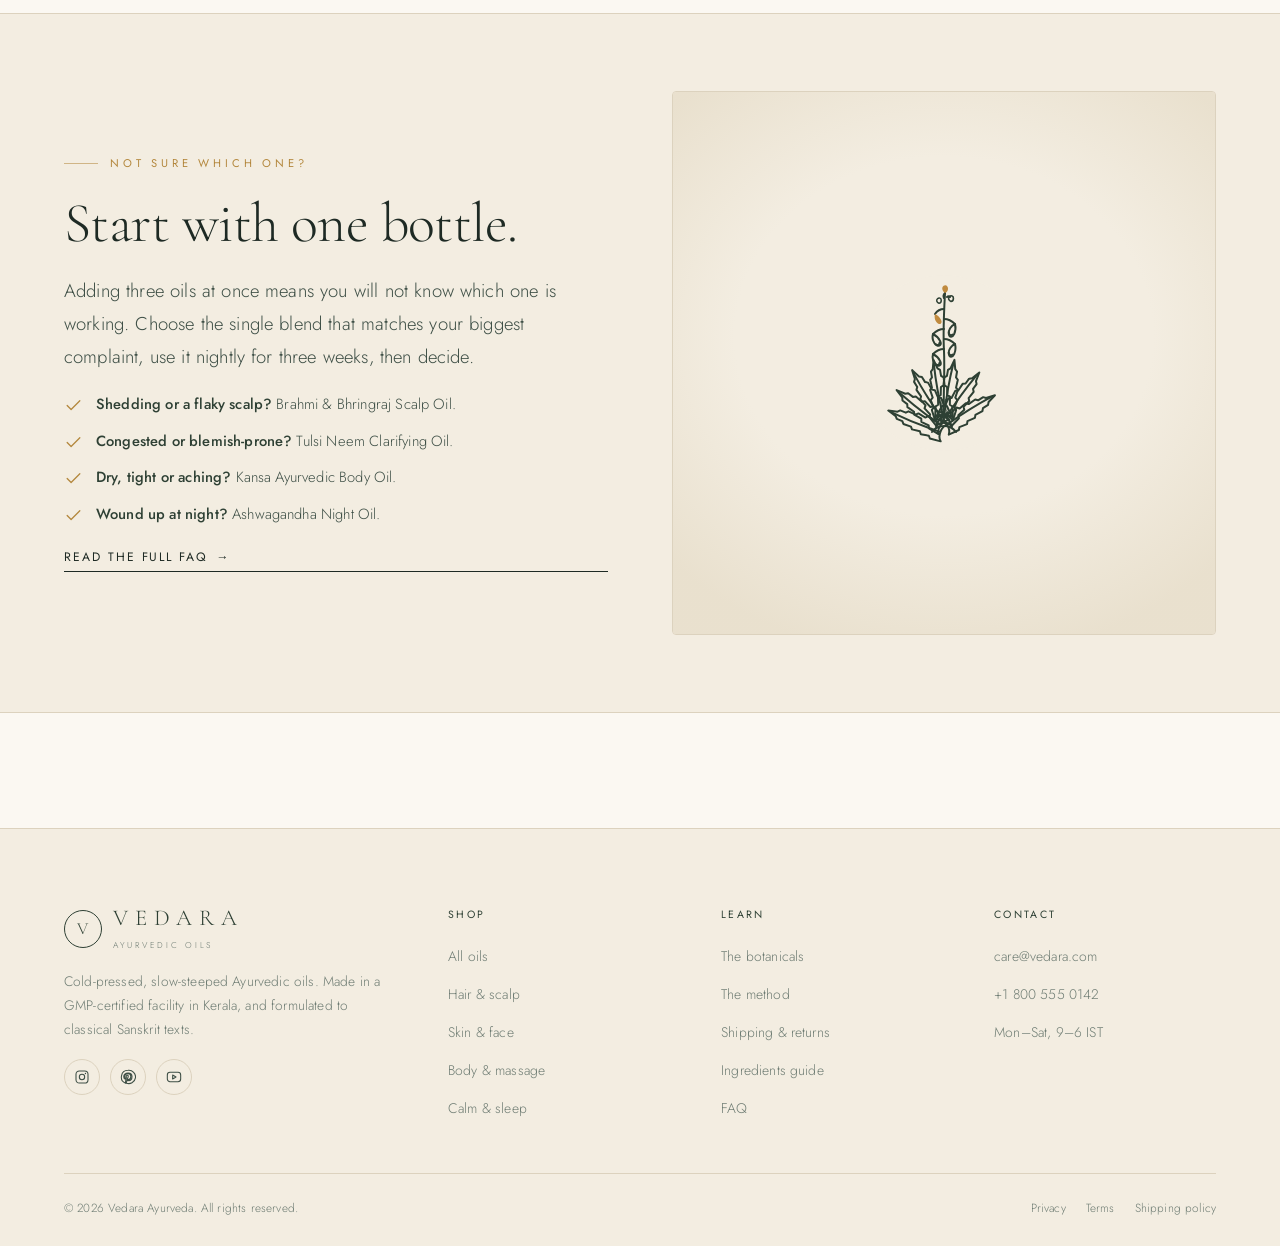
<file: shop.html>
<!DOCTYPE html>
<html lang="en">
<head>
<meta charset="utf-8">
<meta name="viewport" content="width=device-width, initial-scale=1">
<title>Browse All Oils — Vedara</title>
<meta name="description" content="Browse all eight Vedara Ayurvedic oils. Filter by hair, skin, body and calm — and by what you actually need.">
<meta name="theme-color" content="#2E4034">
<link rel="preconnect" href="https://fonts.googleapis.com">
<link rel="preconnect" href="https://fonts.gstatic.com" crossorigin>
<link href="https://fonts.googleapis.com/css2?family=Cormorant+Garamond:ital,wght@0,300;0,400;0,500;1,300;1,400&family=Jost:wght@300;400;500&display=swap" rel="stylesheet">
<link rel="stylesheet" href="assets/css/style.css">
<link rel="icon" href="data:image/svg+xml,%3Csvg xmlns='http://www.w3.org/2000/svg' viewBox='0 0 32 32'%3E%3Ccircle cx='16' cy='16' r='15' fill='%232E4034'/%3E%3Ctext x='16' y='22' font-family='Georgia,serif' font-size='16' fill='%23B3873C' text-anchor='middle'%3EV%3C/text%3E%3C/svg%3E">
</head>
<body>

<div class="topbar">Complimentary shipping on orders over $60 &nbsp;·&nbsp; <strong>Winter ritual: 15% off your first bottle</strong></div>

<!-- ===================== Header ===================== -->
<header class="header">
  <div class="wrap nav">
    <a class="brand" href="index.html" aria-label="Vedara home">
      <span class="brand__mark">V</span>
      <span>
        <span class="brand__name">Vedara</span>
        <span class="brand__tag">Ayurvedic Oils</span>
      </span>
    </a>
    <nav class="nav__links" aria-label="Primary">
      <a class="nav__link" data-nav href="shop.html">Browse</a>
      <a class="nav__link" data-nav href="index.html#botanicals">Ingredients</a>
      <a class="nav__link" data-nav href="index.html#ritual">The Ritual</a>
      <a class="nav__link" data-nav href="index.html#reviews">Reviews</a>
      <a class="nav__link" data-nav href="index.html#faq">FAQ</a>
    </nav>
    <div class="nav__actions">
      <button class="icon-btn" type="button" data-cart-toggle aria-expanded="false" aria-label="Open basket">
        <svg viewBox="0 0 24 24" fill="none" stroke="currentColor" stroke-width="1.3" stroke-linecap="round" stroke-linejoin="round"><path d="M6 2L3 6v14a2 2 0 0 0 2 2h14a2 2 0 0 0 2-2V6l-3-4z"/><path d="M3 6h18"/><path d="M16 10a4 4 0 0 1-8 0"/></svg>
        <span class="cart-count" data-cart-count>0</span>
      </button>
      <button class="burger" type="button" aria-label="Open menu" aria-expanded="false" aria-controls="mobileNav"><span></span></button>
    </div>
  </div>
</header>

<!-- ===================== Mobile nav ===================== -->
<nav class="mobile-nav" id="mobileNav" aria-label="Mobile">
  <div class="mobile-nav__top">
    <span class="brand__name" style="font-size:1.2rem">Vedara</span>
    <button class="icon-btn" type="button" onclick="closeMobileNav()" aria-label="Close menu">
      <svg viewBox="0 0 24 24" fill="none" stroke="currentColor" stroke-width="1.5" stroke-linecap="round"><path d="M6 6l12 12M18 6L6 18"/></svg>
    </button>
  </div>
  <a class="m-link" href="shop.html">Browse All Oils <span>01</span></a>
  <a class="m-link" href="index.html#botanicals">Ingredients <span>02</span></a>
  <a class="m-link" href="index.html#ritual">The Ritual <span>03</span></a>
  <a class="m-link" href="index.html#reviews">Reviews <span>04</span></a>
  <a class="m-link" href="index.html#faq">FAQ <span>05</span></a>
  <a class="btn btn--block" href="shop.html" style="margin-top:28px">Shop the collection</a>
</nav>

<main>

<!-- ===================== Page head ===================== -->
<section class="pagehead">
  <div class="wrap">
    <nav class="crumbs" aria-label="Breadcrumb">
      <a href="index.html">Home</a><span>/</span><span class="cur">Browse</span>
    </nav>
    <span class="eyebrow">The collection</span>
    <h1 style="margin-top:14px">Browse the oils.</h1>
    <p class="lede">Eight blends, each built around a classical formulation. Filter by what you need, or start with a single bottle and a nightly ritual.</p>
  </div>
</section>

<!-- ===================== Shop ===================== -->
<section class="section">
  <div class="wrap shop-layout">

    <!-- Filters -->
    <aside class="filters" id="filtersPanel" aria-label="Product filters">
      <div class="fgroup">
        <div class="fgroup__head">
          <h2 class="fgroup__title" style="border:0;padding:0;margin:0">Filter</h2>
          <button class="filters__reset" type="button" id="resetFilters">Clear all</button>
        </div>
      </div>

      <div class="fgroup">
        <h3 class="fgroup__title">Category</h3>
        <div class="checks" id="fCategory"></div>
      </div>

      <div class="fgroup">
        <h3 class="fgroup__title">Concern</h3>
        <div class="checks" id="fConcern"></div>
      </div>

      <div class="fgroup">
        <h3 class="fgroup__title">Skin type</h3>
        <div class="checks" id="fSkin"></div>
      </div>

      <div class="fgroup">
        <h3 class="fgroup__title">Price</h3>
        <div class="checks" id="fPrice"></div>
      </div>
    </aside>

    <!-- Results -->
    <div>
      <div class="shop-bar">
        <div class="shop-bar__left">
          <button class="filters-fab" type="button" id="openFilters" aria-controls="filtersPanel">
            <svg viewBox="0 0 24 24" fill="none" stroke="currentColor" stroke-width="1.6" stroke-linecap="round"><path d="M3 6h18M6 12h12M10 18h4"/></svg>
            Filters <span class="n" id="fabCount"></span>
          </button>
          <p class="shop-bar__count" id="resultCount"></p>
        </div>
        <label style="display:flex;align-items:center;gap:10px">
          <span class="shop-bar__count" style="letter-spacing:.16em;text-transform:uppercase;font-size:.66rem">Sort</span>
          <select id="sortBy" aria-label="Sort products">
            <option value="featured">Featured</option>
            <option value="rating">Highest rated</option>
            <option value="price-asc">Price: low to high</option>
            <option value="price-desc">Price: high to low</option>
            <option value="name">A – Z</option>
          </select>
        </label>
      </div>

      <div class="chips" id="activeChips"></div>
      <div class="grid-products" id="results"></div>
    </div>

  </div>
</section>

<!-- ===================== Cross-sell ===================== -->
<section class="section-tight" style="background:var(--paper-warm);border-block:1px solid var(--line)">
  <div class="wrap">
    <div class="split">
      <div class="split__copy" data-reveal>
        <span class="eyebrow">Not sure which one?</span>
        <h2>Start with one bottle.</h2>
        <p class="lede">Adding three oils at once means you will not know which one is working. Choose the single blend that matches your biggest complaint, use it nightly for three weeks, then decide.</p>
        <ul class="checks">
          <li><svg viewBox="0 0 24 24" fill="none" stroke="currentColor" stroke-width="1.6" stroke-linecap="round" stroke-linejoin="round"><path d="M20 6L9 17l-5-5"/></svg><span><b>Shedding or a flaky scalp?</b> Brahmi &amp; Bhringraj Scalp Oil.</span></li>
          <li><svg viewBox="0 0 24 24" fill="none" stroke="currentColor" stroke-width="1.6" stroke-linecap="round" stroke-linejoin="round"><path d="M20 6L9 17l-5-5"/></svg><span><b>Congested or blemish-prone?</b> Tulsi Neem Clarifying Oil.</span></li>
          <li><svg viewBox="0 0 24 24" fill="none" stroke="currentColor" stroke-width="1.6" stroke-linecap="round" stroke-linejoin="round"><path d="M20 6L9 17l-5-5"/></svg><span><b>Dry, tight or aching?</b> Kansa Ayurvedic Body Oil.</span></li>
          <li><svg viewBox="0 0 24 24" fill="none" stroke="currentColor" stroke-width="1.6" stroke-linecap="round" stroke-linejoin="round"><path d="M20 6L9 17l-5-5"/></svg><span><b>Wound up at night?</b> Ashwagandha Night Oil.</span></li>
        </ul>
        <a class="link" href="index.html#faq">Read the full FAQ <span class="arw">&rarr;</span></a>
      </div>
      <div class="split__art" data-reveal>
        <img src="assets/img/aloe.svg" alt="Aloe vera — Kumari, the cooling herb" width="200" height="240">
      </div>
    </div>
  </div>
</section>

</main>

<!-- ===================== Footer ===================== -->
<footer class="footer">
  <div class="wrap">
    <div class="footer__grid">
      <div class="footer__brand">
        <a class="brand" href="index.html">
          <span class="brand__mark">V</span>
          <span>
            <span class="brand__name">Vedara</span>
            <span class="brand__tag">Ayurvedic Oils</span>
          </span>
        </a>
        <p>Cold-pressed, slow-steeped Ayurvedic oils. Made in a GMP-certified facility in Kerala, and formulated to classical Sanskrit texts.</p>
        <div class="socials">
          <a href="#" aria-label="Instagram"><svg viewBox="0 0 24 24" fill="none" stroke="currentColor" stroke-width="1.6"><rect x="3" y="3" width="18" height="18" rx="5"/><circle cx="12" cy="12" r="4"/><circle cx="17.2" cy="6.8" r="1" fill="currentColor" stroke="none"/></svg></a>
          <a href="#" aria-label="Pinterest"><svg viewBox="0 0 24 24" fill="none" stroke="currentColor" stroke-width="1.6" stroke-linecap="round"><path d="M12 2a10 10 0 0 0-3.6 19.3c-.1-.8-.2-2 0-2.9l1.2-5.1s-.3-.6-.3-1.5c0-1.4.8-2.5 1.8-2.5.9 0 1.3.6 1.3 1.4 0 .9-.6 2.2-.9 3.4-.2 1 .5 1.8 1.5 1.8 1.9 0 3.2-2.4 3.2-5.2 0-2.2-1.5-3.8-4.1-3.8a4.7 4.7 0 0 0-4.9 4.7c0 .9.3 1.5.8 2 .1.1.1.2.1.3l-.3 1c0 .2-.2.3-.4.2-1.2-.5-1.8-1.9-1.8-3.5 0-2.6 2.2-5.7 6.6-5.7 3.5 0 5.8 2.5 5.8 5.3 0 3.6-2 6.3-5 6.3-1 0-1.9-.5-2.2-1.2l-.6 2.4c-.2.8-.7 1.7-1.1 2.3A10 10 0 1 0 12 2z"/></svg></a>
          <a href="#" aria-label="YouTube"><svg viewBox="0 0 24 24" fill="none" stroke="currentColor" stroke-width="1.6" stroke-linejoin="round"><rect x="2" y="5" width="20" height="14" rx="4"/><path d="M10 9l5 3-5 3z"/></svg></a>
        </div>
      </div>
      <div>
        <h5>Shop</h5>
        <ul>
          <li><a href="shop.html">All oils</a></li>
          <li><a href="shop.html?cat=hair">Hair &amp; scalp</a></li>
          <li><a href="shop.html?cat=skin">Skin &amp; face</a></li>
          <li><a href="shop.html?cat=body">Body &amp; massage</a></li>
          <li><a href="shop.html?cat=calm">Calm &amp; sleep</a></li>
        </ul>
      </div>
      <div>
        <h5>Learn</h5>
        <ul>
          <li><a href="index.html#botanicals">The botanicals</a></li>
          <li><a href="index.html#ritual">The method</a></li>
          <li><a href="index.html#faq">Shipping &amp; returns</a></li>
          <li><a href="index.html#faq">Ingredients guide</a></li>
          <li><a href="index.html#faq">FAQ</a></li>
        </ul>
      </div>
      <div>
        <h5>Contact</h5>
        <ul>
          <li><a href="mailto:care@vedara.com">care@vedara.com</a></li>
          <li><a href="tel:+18005550142">+1 800 555 0142</a></li>
          <li><a href="#">Mon–Sat, 9–6 IST</a></li>
        </ul>
      </div>
    </div>
    <div class="footer__bottom">
      <p>&copy; <span data-year>2026</span> Vedara Ayurveda. All rights reserved.</p>
      <nav aria-label="Legal">
        <a href="#">Privacy</a>
        <a href="#">Terms</a>
        <a href="#">Shipping policy</a>
      </nav>
    </div>
  </div>
</footer>

<!-- ===================== Cart drawer ===================== -->
<div class="scrim" id="scrim"></div>
<aside class="drawer" id="cartDrawer" role="dialog" aria-modal="true" aria-label="Shopping basket" aria-hidden="true">
  <div class="drawer__head">
    <h2>Your Basket <span data-cart-count>0</span></h2>
    <button class="icon-btn" type="button" data-cart-close aria-label="Close basket">
      <svg viewBox="0 0 24 24" fill="none" stroke="currentColor" stroke-width="1.5" stroke-linecap="round"><path d="M6 6l12 12M18 6L6 18"/></svg>
    </button>
  </div>
  <div class="drawer__ship" data-cart-ship></div>
  <div class="drawer__body" data-cart-body></div>
  <div class="drawer__foot" data-cart-foot>
    <div class="totals" data-cart-totals></div>
    <button class="btn btn--block" type="button" data-checkout>Proceed to checkout</button>
    <p class="secure">
      <svg viewBox="0 0 24 24" fill="none" stroke="currentColor" stroke-width="1.6" stroke-linecap="round" stroke-linejoin="round"><rect x="3" y="11" width="18" height="11" rx="2"/><path d="M7 11V7a5 5 0 0 1 10 0v4"/></svg>
      Secure checkout · 30-day returns
    </p>
  </div>
</aside>

<script src="assets/js/data.js"></script>
<script src="assets/js/cart.js"></script>
<script src="assets/js/ui.js"></script>
<script src="assets/js/shop.js"></script>
<script src="assets/js/checkout.js"></script>
</body>
</html>
</file>
<file: assets/css/style.css>
/* ==========================================================================
   VEDARA — Ayurvedic Oils
   Design system + components
   ========================================================================== */

/* --- Tokens ------------------------------------------------------------- */
:root {
  /* Surfaces */
  --paper:      #FBF8F2;
  --paper-warm: #F3EDE1;
  --sand:       #E8DFCC;
  --cream:      #FFFDF8;

  /* Ink */
  --ink:        #1E2A24;
  --ink-soft:   #3E4F46;
  --muted:      #6E7C73;
  --line:       #DCD2BE;

  /* Brand */
  --forest:     #2E4034;
  --forest-lt:  #46614E;
  --gold:       #B3873C;
  --gold-lt:    #CFA863;
  --terra:      #B0603A;
  --rose:       #A4655F;

  /* Type */
  --display: "Cormorant Garamond", "Times New Roman", serif;
  --sans: "Jost", "Helvetica Neue", Arial, sans-serif;

  /* Rhythm */
  --wrap: 1200px;
  --pad:  clamp(20px, 5vw, 64px);
  --r-sm: 2px;
  --r-md: 4px;
  --r-lg: 999px;

  /* Motion */
  --ease: cubic-bezier(.22, 1, .36, 1);
  --ease-out: cubic-bezier(.16, 1, .3, 1);
  --t-fast: .28s var(--ease);
  --t-med:  .55s var(--ease);
  --t-slow: .9s var(--ease-out);

  --shadow-sm: 0 1px 2px rgba(30,42,36,.05), 0 4px 14px rgba(30,42,36,.045);
  --shadow-md: 0 2px 6px rgba(30,42,36,.06), 0 18px 44px rgba(30,42,36,.08);
  --shadow-lg: 0 4px 12px rgba(30,42,36,.08), 0 40px 90px rgba(30,42,36,.14);
}

/* --- Reset -------------------------------------------------------------- */
*, *::before, *::after { box-sizing: border-box; }
* { margin: 0; padding: 0; }

html {
  -webkit-text-size-adjust: 100%;
  scroll-behavior: smooth;
  scroll-padding-top: 120px;
}

body {
  background: var(--paper);
  color: var(--ink);
  font-family: var(--sans);
  font-size: 16px;
  font-weight: 300;
  line-height: 1.7;
  letter-spacing: .01em;
  -webkit-font-smoothing: antialiased;
  overflow-x: hidden;
}

body.is-locked { overflow: hidden; }

img, svg, picture { display: block; max-width: 100%; }
button, input, select, textarea { font: inherit; color: inherit; }
button { background: none; border: 0; cursor: pointer; }
a { color: inherit; text-decoration: none; }
ul, ol { list-style: none; }

::selection { background: var(--forest); color: var(--cream); }

/* --- Type scale --------------------------------------------------------- */
h1, h2, h3, h4, .display {
  font-family: var(--display);
  font-weight: 300;
  line-height: 1.08;
  letter-spacing: -.01em;
}

h1 { font-size: clamp(2.9rem, 7vw, 5.5rem); }
h2 { font-size: clamp(2.1rem, 4.6vw, 3.5rem); }
h3 { font-size: clamp(1.35rem, 2.2vw, 1.75rem); }
h4 { font-size: 1.1rem; font-family: var(--sans); font-weight: 400; letter-spacing: .04em; }

p { text-wrap: pretty; }

/* Eyebrow / label */
.eyebrow {
  font-family: var(--sans);
  font-size: .7rem;
  font-weight: 400;
  letter-spacing: .34em;
  text-transform: uppercase;
  color: var(--gold);
  display: inline-flex;
  align-items: center;
  gap: 12px;
}
.eyebrow::before {
  content: "";
  width: 34px; height: 1px;
  background: currentColor;
  opacity: .55;
}
.eyebrow.is-center::after {
  content: "";
  width: 34px; height: 1px;
  background: currentColor;
  opacity: .55;
}

.lede {
  font-size: clamp(1.02rem, 1.5vw, 1.16rem);
  color: var(--ink-soft);
  line-height: 1.78;
  max-width: min(62ch, 100%);
}

.muted { color: var(--muted); }

.serif-italic { font-family: var(--display); font-style: italic; }

/* --- Layout ------------------------------------------------------------- */
.wrap {
  width: min(100% - (var(--pad) * 2), var(--wrap));
  margin-inline: auto;
}
.wrap-narrow { width: min(100% - (var(--pad) * 2), 880px); margin-inline: auto; }

.section { padding-block: clamp(64px, 9vw, 128px); }
.section-tight { padding-block: clamp(48px, 6vw, 80px); }

.section-head {
  display: flex;
  flex-direction: column;
  gap: 18px;
  margin-bottom: clamp(36px, 5vw, 64px);
}
.section-head.is-center {
  align-items: center;
  text-align: center;
}
.section-head p { max-width: min(58ch, 100%); }

.rule {
  height: 1px;
  background: var(--line);
  border: 0;
}

/* --- Buttons ------------------------------------------------------------ */
.btn {
  --btn-bg: var(--forest);
  --btn-fg: var(--cream);
  --btn-bd: var(--forest);
  position: relative;
  display: inline-flex;
  align-items: center;
  justify-content: center;
  gap: 10px;
  padding: 15px 32px;
  background: var(--btn-bg);
  color: var(--btn-fg);
  border: 1px solid var(--btn-bd);
  border-radius: var(--r-sm);
  font-family: var(--sans);
  font-size: .78rem;
  font-weight: 400;
  letter-spacing: .16em;
  text-transform: uppercase;
  cursor: pointer;
  overflow: hidden;
  isolation: isolate;
  transition: color var(--t-fast), border-color var(--t-fast), transform var(--t-fast), box-shadow var(--t-fast);
}
.btn::after {
  content: "";
  position: absolute; inset: 0;
  background: var(--forest-lt);
  z-index: -1;
  transform: translateY(101%);
  transition: transform var(--t-med);
}
.btn:hover::after { transform: translateY(0); }
.btn:hover { border-color: var(--forest-lt); transform: translateY(-1px); }
.btn:active { transform: translateY(0); }
.btn:focus-visible { outline: 2px solid var(--gold); outline-offset: 3px; }

.btn--ghost {
  --btn-bg: transparent;
  --btn-fg: var(--ink);
  --btn-bd: var(--ink);
}
.btn--ghost::after { background: var(--forest); }
.btn--ghost:hover { color: var(--cream); border-color: var(--forest); }

.btn--gold { --btn-bg: var(--gold); --btn-fg: #fff; --btn-bd: var(--gold); }
.btn--gold::after { background: #9a7230; }
.btn--gold:hover { border-color: #9a7230; }

.btn--sm { padding: 11px 22px; font-size: .7rem; letter-spacing: .14em; }
.btn--block { width: 100%; }
.btn[disabled] { opacity: .38; pointer-events: none; }

/* Text link with animated underline */
.link {
  position: relative;
  display: inline-flex;
  align-items: center;
  gap: 8px;
  font-size: .76rem;
  font-weight: 400;
  letter-spacing: .16em;
  text-transform: uppercase;
  padding-bottom: 4px;
}
.link::after {
  content: "";
  position: absolute; left: 0; bottom: 0;
  width: 100%; height: 1px;
  background: currentColor;
  transform-origin: right;
  transform: scaleX(1);
  transition: transform var(--t-med);
}
.link:hover::after { transform-origin: left; transform: scaleX(0); }
.link .arw { transition: transform var(--t-fast); }
.link:hover .arw { transform: translateX(5px); }

/* --- Header ------------------------------------------------------------- */
.topbar {
  background: var(--forest);
  color: #D9E2D8;
  font-size: .7rem;
  letter-spacing: .18em;
  text-transform: uppercase;
  text-align: center;
  padding: 9px var(--pad);
}
.topbar strong { color: var(--gold-lt); font-weight: 400; }

.header {
  position: sticky; top: 0; z-index: 90;
  background: rgba(251, 248, 242, .82);
  backdrop-filter: blur(14px) saturate(1.4);
  -webkit-backdrop-filter: blur(14px) saturate(1.4);
  border-bottom: 1px solid transparent;
  transition: border-color var(--t-fast), background var(--t-fast), box-shadow var(--t-fast);
}
.header.is-stuck {
  border-bottom-color: var(--line);
  box-shadow: 0 6px 28px rgba(30,42,36,.06);
}

.nav {
  display: flex;
  align-items: center;
  justify-content: space-between;
  gap: 24px;
  height: 78px;
}

.brand {
  display: flex;
  align-items: center;
  gap: 11px;
  flex-shrink: 0;
}
.brand__mark {
  width: 38px; height: 38px;
  flex-shrink: 0;
  border-radius: 50%;
  border: 1px solid var(--forest);
  display: grid;
  place-items: center;
  font-family: var(--display);
  font-size: 1.06rem;
  color: var(--forest);
  letter-spacing: .02em;
}
.brand__name {
  font-family: var(--display);
  font-size: 1.42rem;
  letter-spacing: .3em;
  text-transform: uppercase;
  line-height: 1;
  color: var(--forest);
}
.brand__tag {
  display: block;
  font-family: var(--sans);
  font-size: .53rem;
  letter-spacing: .32em;
  text-transform: uppercase;
  color: var(--muted);
  margin-top: 5px;
}

.nav__links {
  display: flex;
  align-items: center;
  gap: clamp(18px, 2.6vw, 38px);
}
.nav__link {
  position: relative;
  font-size: .78rem;
  letter-spacing: .13em;
  text-transform: uppercase;
  padding: 6px 0;
  color: var(--ink-soft);
  transition: color var(--t-fast);
}
.nav__link::after {
  content: "";
  position: absolute; left: 0; bottom: 0;
  width: 100%; height: 1px;
  background: var(--forest);
  transform: scaleX(0);
  transform-origin: left;
  transition: transform var(--t-med);
}
.nav__link:hover { color: var(--forest); }
.nav__link:hover::after,
.nav__link[aria-current="page"]::after { transform: scaleX(1); }
.nav__link[aria-current="page"] { color: var(--forest); }

.nav__actions { display: flex; align-items: center; gap: 10px; }

.icon-btn {
  position: relative;
  width: 42px; height: 42px;
  display: grid;
  place-items: center;
  border-radius: 50%;
  color: var(--ink);
  transition: background var(--t-fast), color var(--t-fast);
}
.icon-btn:hover { background: var(--paper-warm); color: var(--forest); }
.icon-btn:focus-visible { outline: 2px solid var(--gold); outline-offset: 2px; }
.icon-btn svg { width: 20px; height: 20px; }

.cart-count {
  position: absolute;
  top: 4px; right: 3px;
  min-width: 18px; height: 18px;
  padding: 0 5px;
  border-radius: var(--r-lg);
  background: var(--gold);
  color: #fff;
  font-size: .64rem;
  font-weight: 500;
  line-height: 18px;
  text-align: center;
  letter-spacing: 0;
  transform: scale(0);
  transition: transform var(--t-med) var(--ease);
}
.cart-count.is-visible { transform: scale(1); }
.cart-count.is-bump { animation: bump .45s var(--ease); }
@keyframes bump {
  0%   { transform: scale(1); }
  35%  { transform: scale(1.42); }
  100% { transform: scale(1); }
}

.burger { display: none; }

/* --- Mobile nav --------------------------------------------------------- */
.mobile-nav {
  position: fixed; inset: 0;
  z-index: 120;
  background: var(--paper);
  padding: 24px var(--pad) 40px;
  display: flex;
  flex-direction: column;
  gap: 8px;
  transform: translateX(100%);
  transition: transform var(--t-med);
  overflow-y: auto;
}
.mobile-nav.is-open { transform: translateX(0); }
.mobile-nav__top {
  display: flex;
  align-items: center;
  justify-content: space-between;
  margin-bottom: 26px;
}
.mobile-nav a.m-link {
  font-family: var(--display);
  font-size: 2rem;
  color: var(--forest);
  padding: 10px 0;
  border-bottom: 1px solid var(--line);
  display: flex;
  align-items: baseline;
  justify-content: space-between;
}
.mobile-nav a.m-link span {
  font-family: var(--sans);
  font-size: .64rem;
  letter-spacing: .2em;
  color: var(--muted);
}

/* --- Hero --------------------------------------------------------------- */
.hero {
  position: relative;
  overflow: hidden;
  background: var(--paper-warm);
  padding-block: clamp(56px, 8vw, 96px);
}
.hero::before {
  content: "";
  position: absolute;
  inset: 0;
  background:
    radial-gradient(60% 55% at 78% 28%, rgba(179,135,60,.16), transparent 70%),
    radial-gradient(55% 50% at 12% 82%, rgba(70,97,78,.15), transparent 70%);
  pointer-events: none;
}
/* Faint repeating botanical-ish texture */
.hero::after {
  content: "";
  position: absolute; inset: 0;
  opacity: .32;
  background-image:
    radial-gradient(circle at 1px 1px, rgba(46,64,52,.16) 1px, transparent 0);
  background-size: 26px 26px;
  mask-image: radial-gradient(70% 70% at 50% 50%, #000, transparent 78%);
  -webkit-mask-image: radial-gradient(70% 70% at 50% 50%, #000, transparent 78%);
  pointer-events: none;
}
.hero__inner {
  position: relative;
  z-index: 1;
  display: grid;
  grid-template-columns: 1.05fr .95fr;
  gap: clamp(32px, 5vw, 64px);
  align-items: center;
}
/* NOTE: no `align-items: flex-start` here — in a column flex container that
   shrink-to-fits every child, and wide text (`62ch`) then overflows narrow
   viewports. Content that should hug its box opts out individually. */
.hero__copy { display: flex; flex-direction: column; gap: 24px; }
.hero__copy > .eyebrow,
.hero__copy > .hero__price { align-self: flex-start; }
.hero__copy > .lede,
.hero__cta,
.hero__trust { width: 100%; }
.hero h1 { color: var(--forest); }
.hero h1 em {
  font-style: italic;
  color: var(--gold);
}
.hero__price {
  display: flex;
  align-items: baseline;
  gap: 12px;
  font-family: var(--display);
}
.hero__price .was {
  font-size: 1.3rem;
  color: var(--muted);
  text-decoration: line-through;
}
.hero__cta { display: flex; flex-wrap: wrap; gap: 14px; }

.hero__trust {
  display: flex;
  flex-wrap: wrap;
  gap: 10px 26px;
  padding-top: 10px;
  font-size: .72rem;
  letter-spacing: .1em;
  text-transform: uppercase;
  color: var(--muted);
}
.hero__trust li { display: flex; align-items: center; gap: 8px; }
.hero__trust svg { width: 15px; height: 15px; color: var(--gold); flex-shrink: 0; }

/* Hero visual */
.hero__visual { position: relative; }
.hero__frame {
  position: relative;
  aspect-ratio: 4 / 5;
  border-radius: 240px 240px 14px 14px;
  overflow: hidden;
  background: linear-gradient(170deg, var(--sand), var(--paper-warm) 60%);
  border: 1px solid var(--line);
  box-shadow: var(--shadow-lg);
  display: grid;
  place-items: center;
}
.hero__frame::before {
  content: "";
  position: absolute; inset: 14px;
  border: 1px solid rgba(179,135,60,.35);
  border-radius: 230px 230px 8px 8px;
  pointer-events: none;
}
.hero__art { width: 92%; }
.hero__badge {
  position: absolute;
  right: -8px;
  bottom: 34px;
  background: var(--cream);
  border: 1px solid var(--line);
  border-radius: var(--r-md);
  box-shadow: var(--shadow-md);
  padding: 16px 20px;
  display: flex;
  align-items: center;
  gap: 13px;
  max-width: 250px;
}
.hero__badge .rating {
  font-family: var(--display);
  font-size: 1.6rem;
  color: var(--forest);
  line-height: 1;
}
.hero__badge p { font-size: .72rem; line-height: 1.5; color: var(--muted); }
.hero__badge .stars { color: var(--gold); font-size: .74rem; letter-spacing: .12em; }

/* --- Marquee / values strip -------------------------------------------- */
.strip {
  background: var(--forest);
  color: #DCE5DB;
  padding-block: 18px;
  overflow: hidden;
}
.strip__track {
  display: flex;
  gap: 56px;
  width: max-content;
  animation: marquee 38s linear infinite;
}
.strip__track span {
  font-size: .72rem;
  letter-spacing: .26em;
  text-transform: uppercase;
  white-space: nowrap;
  display: flex;
  align-items: center;
  gap: 56px;
}
.strip__track span::after {
  content: "";
  width: 4px; height: 4px;
  border-radius: 50%;
  background: var(--gold);
}
@keyframes marquee {
  from { transform: translateX(0); }
  to   { transform: translateX(-50%); }
}
.strip:hover .strip__track { animation-play-state: paused; }

/* --- Marquee reduced motion */
@media (prefers-reduced-motion: reduce) {
  html { scroll-behavior: auto; }
  .strip__track { animation: none; }
  *, *::before, *::after {
    animation-duration: .001ms !important;
    animation-iteration-count: 1 !important;
    transition-duration: .001ms !important;
  }
}

/* --- Product card ------------------------------------------------------- */
.grid-products {
  display: grid;
  grid-template-columns: repeat(auto-fill, minmax(272px, 1fr));
  gap: clamp(20px, 2.4vw, 30px);
}

.card {
  position: relative;
  display: flex;
  flex-direction: column;
  background: var(--cream);
  border: 1px solid var(--line);
  border-radius: var(--r-md);
  overflow: hidden;
  transition: transform var(--t-med), box-shadow var(--t-med), border-color var(--t-med);
}
.card:hover {
  transform: translateY(-5px);
  box-shadow: var(--shadow-md);
  border-color: var(--sand);
}

.card__media {
  position: relative;
  aspect-ratio: 4 / 3.4;
  overflow: hidden;
  background: var(--paper-warm);
  display: grid;
  place-items: center;
}
.card__media img {
  width: 78%;
  height: 78%;
  object-fit: contain;
  transition: transform var(--t-slow);
}
.card:hover .card__media img { transform: scale(1.06) rotate(-1.2deg); }

.card__tag {
  position: absolute;
  top: 13px; left: 13px;
  background: var(--forest);
  color: var(--cream);
  font-size: .58rem;
  font-weight: 400;
  letter-spacing: .18em;
  text-transform: uppercase;
  padding: 5px 11px;
  border-radius: var(--r-sm);
  z-index: 2;
}
.card__tag--gold { background: var(--gold); }
.card__tag--terra { background: var(--terra); }

.card__fav {
  position: absolute;
  top: 11px; right: 11px;
  width: 34px; height: 34px;
  border-radius: 50%;
  background: rgba(255,253,248,.9);
  display: grid;
  place-items: center;
  color: var(--muted);
  z-index: 2;
  opacity: 0;
  transform: translateY(-6px);
  transition: opacity var(--t-fast), transform var(--t-fast), color var(--t-fast);
}
.card:hover .card__fav,
.card__fav:focus-visible { opacity: 1; transform: translateY(0); }
.card__fav:hover,
.card__fav.is-on { color: var(--terra); }
.card__fav.is-on svg { fill: currentColor; }
.card__fav svg { width: 16px; height: 16px; }

.card__body {
  display: flex;
  flex-direction: column;
  gap: 9px;
  padding: 20px 20px 22px;
  flex: 1;
}
.card__cat {
  font-size: .63rem;
  letter-spacing: .22em;
  text-transform: uppercase;
  color: var(--gold);
}
.card__name {
  font-family: var(--display);
  font-size: 1.42rem;
  line-height: 1.2;
  color: var(--forest);
}
.card__name a::after {
  content: "";
  position: absolute; inset: 0;
  z-index: 1;
}
.card__desc {
  font-size: .84rem;
  line-height: 1.66;
  color: var(--muted);
  display: -webkit-box;
  -webkit-line-clamp: 2;
  -webkit-box-orient: vertical;
  overflow: hidden;
}
.card__foot {
  display: flex;
  align-items: center;
  justify-content: space-between;
  gap: 12px;
  margin-top: auto;
  padding-top: 14px;
  border-top: 1px solid var(--line);
}
.card__price {
  font-family: var(--display);
  font-size: 1.32rem;
  color: var(--forest);
  line-height: 1;
}
.card__price .was {
  font-size: .82rem;
  color: var(--muted);
  text-decoration: line-through;
  margin-left: 6px;
}
.card__stars {
  font-size: .68rem;
  letter-spacing: .1em;
  color: var(--gold);
}
.card__stars span { color: var(--muted); letter-spacing: 0; margin-left: 4px; }

.card__add {
  position: relative;
  z-index: 2;
  padding: 10px 17px;
  font-size: .66rem;
  letter-spacing: .14em;
  border: 1px solid var(--forest);
  color: var(--forest);
  background: transparent;
  border-radius: var(--r-sm);
  transition: background var(--t-fast), color var(--t-fast), border-color var(--t-fast);
}
.card__add:hover { background: var(--forest); color: var(--cream); }
.card__add.is-done {
  background: var(--gold);
  border-color: var(--gold);
  color: #fff;
}

/* --- Ingredient card ---------------------------------------------------- */
.grid-ingredients {
  display: grid;
  grid-template-columns: repeat(auto-fill, minmax(250px, 1fr));
  gap: clamp(18px, 2.2vw, 28px);
}

.ing {
  position: relative;
  display: flex;
  flex-direction: column;
  background: var(--cream);
  border: 1px solid var(--line);
  border-radius: var(--r-md);
  padding: 26px 24px 28px;
  overflow: hidden;
  transition: transform var(--t-med), box-shadow var(--t-med);
}
.ing::before {
  content: "";
  position: absolute; inset: 0;
  background: radial-gradient(120% 80% at 50% 0%, rgba(179,135,60,.1), transparent 60%);
  opacity: 0;
  transition: opacity var(--t-med);
}
.ing:hover { transform: translateY(-4px); box-shadow: var(--shadow-md); }
.ing:hover::before { opacity: 1; }

.ing__art {
  position: relative;
  width: 152px; height: 182px;
  margin: 0 auto 18px;
  transition: transform var(--t-slow);
}
.ing:hover .ing__art { transform: translateY(-4px) scale(1.03); }

.ing__sanskrit {
  font-family: var(--display);
  font-style: italic;
  font-size: .95rem;
  color: var(--gold);
  margin-bottom: 2px;
}
.ing__name {
  font-family: var(--display);
  font-size: 1.42rem;
  color: var(--forest);
  line-height: 1.2;
}
.ing__latin {
  font-size: .72rem;
  font-style: italic;
  color: var(--muted);
  letter-spacing: .03em;
  margin-top: 3px;
}
.ing__body {
  margin-top: 12px;
  font-size: .855rem;
  line-height: 1.7;
  color: var(--ink-soft);
}
.ing__use {
  margin-top: 16px;
  padding-top: 14px;
  border-top: 1px dashed var(--line);
  font-size: .74rem;
  letter-spacing: .04em;
  color: var(--muted);
  display: flex;
  gap: 9px;
  align-items: flex-start;
}
.ing__use svg { width: 15px; height: 15px; flex-shrink: 0; margin-top: 3px; color: var(--gold); }
.ing__use b { color: var(--forest); font-weight: 500; }

/* --- Split / feature rows ----------------------------------------------- */
.split {
  display: grid;
  grid-template-columns: 1fr 1fr;
  gap: clamp(32px, 5vw, 72px);
  align-items: center;
}
.split--flip > *:first-child { order: 2; }
.split__art {
  position: relative;
  aspect-ratio: 1;
  border-radius: var(--r-md);
  background: var(--paper-warm);
  border: 1px solid var(--line);
  display: grid;
  place-items: center;
  overflow: hidden;
}
.split__art::after {
  content: "";
  position: absolute; inset: 0;
  background: radial-gradient(70% 60% at 50% 45%, transparent 55%, rgba(232,223,204,.9));
}
.split__art img { width: 70%; }
.split__copy { display: flex; flex-direction: column; gap: 20px; }
.split__copy > .eyebrow { align-self: flex-start; }

.checks { display: flex; flex-direction: column; gap: 13px; }
.checks li {
  display: flex;
  gap: 13px;
  align-items: flex-start;
  font-size: .92rem;
  color: var(--ink-soft);
  line-height: 1.62;
}
.checks svg { width: 19px; height: 19px; flex-shrink: 0; color: var(--gold); margin-top: 3px; }
.checks b { color: var(--forest); font-weight: 500; }

/* Stat row */
.stats {
  display: grid;
  grid-template-columns: repeat(auto-fit, minmax(150px, 1fr));
  gap: 1px;
  background: var(--line);
  border: 1px solid var(--line);
}
.stats > div {
  background: var(--cream);
  padding: 28px 20px;
  text-align: center;
}
.stats b {
  display: block;
  font-family: var(--display);
  font-size: clamp(1.9rem, 3.2vw, 2.6rem);
  font-weight: 300;
  color: var(--forest);
  line-height: 1;
}
.stats span {
  display: block;
  margin-top: 8px;
  font-size: .66rem;
  letter-spacing: .2em;
  text-transform: uppercase;
  color: var(--muted);
}

/* --- Steps -------------------------------------------------------------- */
.grid-steps {
  display: grid;
  grid-template-columns: repeat(auto-fit, minmax(240px, 1fr));
  gap: clamp(24px, 3vw, 40px);
  counter-reset: step;
}
.step { position: relative; padding-top: 26px; border-top: 1px solid var(--line); }
.step::before {
  counter-increment: step;
  content: "0" counter(step);
  position: absolute;
  top: -13px;
  left: 0;
  background: var(--paper);
  padding-right: 14px;
  font-family: var(--display);
  font-size: 1rem;
  color: var(--gold);
}
.step h4 { margin-bottom: 8px; }
.step p { font-size: .87rem; color: var(--muted); line-height: 1.68; }

/* --- Shop / browse ------------------------------------------------------ */
.shop-layout {
  display: grid;
  grid-template-columns: 252px 1fr;
  gap: clamp(24px, 3vw, 44px);
  align-items: start;
}
.filters {
  position: sticky;
  top: 110px;
  background: var(--cream);
  border: 1px solid var(--line);
  border-radius: var(--r-md);
  padding: 24px 22px;
  display: flex;
  flex-direction: column;
  gap: 26px;
}
.fgroup { display: flex; flex-direction: column; gap: 12px; }
.fgroup__title {
  font-size: .66rem;
  letter-spacing: .22em;
  text-transform: uppercase;
  color: var(--forest);
  padding-bottom: 10px;
  border-bottom: 1px solid var(--line);
}
.checks input { display: none; }
.checks label {
  display: flex;
  align-items: center;
  gap: 10px;
  font-size: .86rem;
  color: var(--ink-soft);
  cursor: pointer;
  user-select: none;
}
.checks label::before {
  content: "";
  width: 15px; height: 15px;
  flex-shrink: 0;
  border: 1px solid var(--muted);
  border-radius: 2px;
  transition: background var(--t-fast), border-color var(--t-fast);
}
.checks input:checked + label::before {
  background: var(--forest);
  border-color: var(--forest);
  box-shadow: inset 0 0 0 2px var(--cream);
}
.checks label:hover { color: var(--forest); }

.filters__reset {
  font-size: .68rem;
  letter-spacing: .14em;
  text-transform: uppercase;
  color: var(--muted);
  text-decoration: underline;
  text-underline-offset: 4px;
  transition: color var(--t-fast);
}
.filters__reset:hover { color: var(--terra); }
.fgroup__head {
  display: flex;
  align-items: baseline;
  justify-content: space-between;
  gap: 12px;
  padding-bottom: 10px;
  border-bottom: 1px solid var(--line);
}

.shop-bar {
  display: flex;
  align-items: center;
  justify-content: space-between;
  flex-wrap: wrap;
  gap: 14px;
  padding-bottom: 20px;
  border-bottom: 1px solid var(--line);
  margin-bottom: 28px;
}
.shop-bar__count { font-size: .82rem; color: var(--muted); }
.shop-bar__count b { color: var(--forest); font-weight: 500; }
.shop-bar__left { display: flex; align-items: center; gap: 14px; flex-wrap: wrap; }
.shop-bar select {
  padding: 9px 34px 9px 14px;
  border: 1px solid var(--line);
  border-radius: var(--r-sm);
  background: var(--cream)
    url("data:image/svg+xml;charset=utf-8,%3Csvg xmlns='http://www.w3.org/2000/svg' width='10' height='6' viewBox='0 0 10 6'%3E%3Cpath d='M1 1l4 4 4-4' stroke='%236E7C73' stroke-width='1.4' fill='none' stroke-linecap='round'/%3E%3C/svg%3E")
    no-repeat right 13px center;
  -webkit-appearance: none;
  appearance: none;
  font-size: .78rem;
  letter-spacing: .06em;
  cursor: pointer;
}

.chips { display: flex; flex-wrap: wrap; gap: 8px; margin-bottom: 22px; }
.chip {
  display: inline-flex;
  align-items: center;
  gap: 7px;
  padding: 6px 12px;
  border: 1px solid var(--line);
  border-radius: var(--r-lg);
  background: var(--cream);
  font-size: .72rem;
  letter-spacing: .06em;
  color: var(--ink-soft);
  transition: background var(--t-fast), color var(--t-fast), border-color var(--t-fast);
}
.chip:hover { border-color: var(--terra); color: var(--terra); }
.chip b { font-weight: 400; opacity: .6; }

.empty {
  text-align: center;
  padding: clamp(48px, 8vw, 90px) 20px;
  border: 1px dashed var(--line);
  border-radius: var(--r-md);
  background: var(--cream);
}
.empty h3 { margin-bottom: 10px; color: var(--forest); }
.empty p { color: var(--muted); margin-bottom: 22px; }

.filters-fab { display: none; }

/* --- Product detail ----------------------------------------------------- */
.pdp {
  display: grid;
  grid-template-columns: 1fr 1fr;
  gap: clamp(28px, 4.5vw, 68px);
  align-items: start;
}
.pdp-extras {
  display: grid;
  grid-template-columns: 1fr 1fr;
  gap: clamp(32px, 4vw, 64px);
  align-items: start;
  margin-top: clamp(48px, 6vw, 88px);
}
@media (max-width: 900px) {
  .pdp-extras { grid-template-columns: 1fr; }
}
.pdp__media {
  position: sticky;
  top: 112px;
  background: var(--paper-warm);
  border: 1px solid var(--line);
  border-radius: var(--r-md);
  aspect-ratio: 4 / 5;
  display: grid;
  place-items: center;
  padding: 7%;
  overflow: hidden;
}
.pdp__media img { width: 100%; height: 100%; object-fit: contain; }
.pdp__copy { display: flex; flex-direction: column; gap: 22px; }
.pdp__title { color: var(--forest); }
.pdp__meta {
  display: flex;
  flex-wrap: wrap;
  align-items: center;
  gap: 8px 18px;
  font-size: .74rem;
  letter-spacing: .1em;
  text-transform: uppercase;
  color: var(--muted);
}
.pdp__price {
  display: flex;
  align-items: baseline;
  gap: 14px;
  font-family: var(--display);
  font-size: 2.5rem;
  color: var(--forest);
  line-height: 1;
}
.pdp__price .was { font-size: 1.25rem; color: var(--muted); text-decoration: line-through; }
.pdp__price .save {
  font-family: var(--sans);
  font-size: .68rem;
  letter-spacing: .14em;
  text-transform: uppercase;
  background: rgba(176,96,58,.12);
  color: var(--terra);
  padding: 4px 10px;
  border-radius: var(--r-sm);
}

.opt-row { display: flex; flex-direction: column; gap: 11px; }
.opt-label {
  font-size: .66rem;
  letter-spacing: .22em;
  text-transform: uppercase;
  color: var(--forest);
}
.opts { display: flex; flex-wrap: wrap; gap: 10px; }
.opt {
  position: relative;
  padding: 11px 20px;
  border: 1px solid var(--line);
  border-radius: var(--r-sm);
  background: var(--cream);
  font-size: .82rem;
  color: var(--ink-soft);
  cursor: pointer;
  transition: border-color var(--t-fast), color var(--t-fast), background var(--t-fast);
}
.opt:hover { border-color: var(--muted); }
.opt input { display: none; }
.opt.is-on {
  border-color: var(--forest);
  background: var(--forest);
  color: var(--cream);
}

.buy-row { display: flex; gap: 12px; align-items: stretch; flex-wrap: wrap; }

.qty {
  display: flex;
  align-items: center;
  border: 1px solid var(--line);
  border-radius: var(--r-sm);
  background: var(--cream);
  flex-shrink: 0;
}
.qty button {
  width: 46px; height: 100%;
  min-height: 52px;
  display: grid; place-items: center;
  color: var(--ink-soft);
  font-size: 1.15rem;
  transition: background var(--t-fast), color var(--t-fast);
}
.qty button:hover { background: var(--paper-warm); color: var(--forest); }
.qty input {
  width: 46px;
  height: 100%;
  min-height: 52px;
  border: 0;
  background: none;
  text-align: center;
  font-size: .95rem;
  font-weight: 400;
  -moz-appearance: textfield;
}
.qty input::-webkit-outer-spin-button,
.qty input::-webkit-inner-spin-button { -webkit-appearance: none; margin: 0; }
.buy-row .btn { flex: 1; min-width: 200px; }

.pdp__notes {
  display: flex;
  flex-direction: column;
  gap: 11px;
  padding-top: 20px;
  border-top: 1px solid var(--line);
}
.pdp__notes li {
  display: flex;
  gap: 11px;
  align-items: flex-start;
  font-size: .83rem;
  color: var(--ink-soft);
}
.pdp__notes svg { width: 17px; height: 17px; color: var(--gold); flex-shrink: 0; margin-top: 3px; }

.acc { border-top: 1px solid var(--line); }
.acc__item { border-bottom: 1px solid var(--line); }
.acc__btn {
  width: 100%;
  display: flex;
  align-items: center;
  justify-content: space-between;
  gap: 20px;
  padding: 22px 0;
  text-align: left;
  font-family: var(--display);
  font-size: 1.2rem;
  color: var(--forest);
  transition: color var(--t-fast);
}
.acc__btn:hover { color: var(--gold); }
.acc__ico {
  position: relative;
  width: 15px; height: 15px;
  flex-shrink: 0;
}
.acc__ico::before, .acc__ico::after {
  content: "";
  position: absolute;
  background: currentColor;
  transition: transform var(--t-med), opacity var(--t-fast);
}
.acc__ico::before { top: 7px; left: 0; width: 15px; height: 1px; }
.acc__ico::after  { left: 7px; top: 0; width: 1px; height: 15px; }
.acc__btn[aria-expanded="true"] .acc__ico::after { transform: rotate(90deg); opacity: 0; }
.acc__panel {
  display: grid;
  grid-template-rows: 0fr;
  transition: grid-template-rows var(--t-med);
}
.acc__panel.is-open { grid-template-rows: 1fr; }
.acc__inner { overflow: hidden; }
.acc__inner > div {
  padding-bottom: 24px;
  font-size: .9rem;
  line-height: 1.78;
  color: var(--ink-soft);
  max-width: min(74ch, 100%);
}
.acc__inner ul { display: flex; flex-direction: column; gap: 8px; margin-top: 4px; }
.acc__inner li { padding-left: 18px; position: relative; }
.acc__inner li::before {
  content: "";
  position: absolute; left: 0; top: .72em;
  width: 5px; height: 5px;
  border-radius: 50%;
  background: var(--gold);
}

/* --- Testimonials ------------------------------------------------------- */
.grid-quote {
  display: grid;
  grid-template-columns: repeat(auto-fit, minmax(280px, 1fr));
  gap: clamp(18px, 2.2vw, 26px);
}
.quote {
  background: var(--cream);
  border: 1px solid var(--line);
  border-radius: var(--r-md);
  padding: 30px 28px;
  display: flex;
  flex-direction: column;
  gap: 15px;
  transition: transform var(--t-med), box-shadow var(--t-med);
}
.quote:hover { transform: translateY(-4px); box-shadow: var(--shadow-md); }
.quote__stars { color: var(--gold); font-size: .8rem; letter-spacing: .16em; }
.quote p {
  font-family: var(--display);
  font-size: 1.16rem;
  line-height: 1.58;
  color: var(--forest);
  font-style: italic;
}
.quote footer {
  margin-top: auto;
  padding-top: 16px;
  border-top: 1px solid var(--line);
  display: flex;
  align-items: center;
  gap: 12px;
}
.quote__av {
  width: 38px; height: 38px;
  border-radius: 50%;
  background: var(--paper-warm);
  border: 1px solid var(--line);
  display: grid;
  place-items: center;
  font-family: var(--display);
  font-size: .95rem;
  color: var(--forest);
  flex-shrink: 0;
}
.quote cite {
  font-style: normal;
  font-size: .82rem;
  color: var(--ink);
  display: block;
}
.quote small { font-size: .7rem; color: var(--muted); letter-spacing: .06em; }

/* --- FAQ ---------------------------------------------------------------- */
.faq-wrap { max-width: 860px; margin-inline: auto; }
.faq-cat {
  font-size: .66rem;
  letter-spacing: .22em;
  text-transform: uppercase;
  color: var(--gold);
  margin: 34px 0 4px;
}
.faq-cat:first-child { margin-top: 0; }

/* --- Newsletter / CTA --------------------------------------------------- */
.cta {
  position: relative;
  overflow: hidden;
  background: var(--forest);
  color: #E4EBE2;
  border-radius: var(--r-md);
  padding: clamp(40px, 6vw, 76px);
  text-align: center;
  display: flex;
  flex-direction: column;
  align-items: center;
  gap: 20px;
}
.cta::before {
  content: "";
  position: absolute; inset: 0;
  background:
    radial-gradient(50% 60% at 15% 20%, rgba(179,135,60,.28), transparent 70%),
    radial-gradient(50% 60% at 85% 85%, rgba(179,135,60,.2), transparent 70%);
}
.cta > * { position: relative; z-index: 1; }
.cta h2 { color: var(--cream); }
.cta p { max-width: min(54ch, 100%); color: #C3D0C4; }
.cta .eyebrow { color: var(--gold-lt); }

.subscribe {
  display: flex;
  gap: 10px;
  width: min(100%, 480px);
  margin-top: 6px;
  flex-wrap: wrap;
}
.subscribe input {
  flex: 1;
  min-width: 200px;
  padding: 15px 20px;
  border: 1px solid rgba(255,253,248,.26);
  border-radius: var(--r-sm);
  background: rgba(255,253,248,.06);
  color: var(--cream);
  font-size: .88rem;
  letter-spacing: .02em;
}
.subscribe input::placeholder { color: rgba(228,235,226,.55); }
.subscribe input:focus {
  outline: none;
  border-color: var(--gold-lt);
  background: rgba(255,253,248,.1);
}
.form-note {
  font-size: .72rem;
  letter-spacing: .08em;
  color: var(--gold-lt);
  min-height: 1.2em;
}

/* --- Footer ------------------------------------------------------------- */
.footer {
  background: var(--paper-warm);
  border-top: 1px solid var(--line);
  margin-top: clamp(64px, 9vw, 120px);
  padding-block: clamp(48px, 6vw, 80px) 28px;
}
.footer__grid {
  display: grid;
  grid-template-columns: 1.5fr repeat(3, 1fr);
  gap: clamp(28px, 4vw, 56px);
  padding-bottom: 40px;
  border-bottom: 1px solid var(--line);
}
.footer__brand { display: flex; flex-direction: column; gap: 18px; align-items: flex-start; }
.footer__brand p { font-size: .86rem; color: var(--muted); max-width: min(40ch, 100%); line-height: 1.72; }
.socials { display: flex; gap: 10px; }
.socials a {
  width: 36px; height: 36px;
  border-radius: 50%;
  border: 1px solid var(--line);
  display: grid; place-items: center;
  color: var(--ink-soft);
  transition: background var(--t-fast), color var(--t-fast), border-color var(--t-fast);
}
.socials a:hover { background: var(--forest); color: var(--cream); border-color: var(--forest); }
.socials svg { width: 16px; height: 16px; }

.footer h5 {
  font-size: .66rem;
  letter-spacing: .22em;
  text-transform: uppercase;
  color: var(--forest);
  margin-bottom: 18px;
  font-weight: 400;
}
.footer li { margin-bottom: 11px; }
.footer li a {
  font-size: .87rem;
  color: var(--muted);
  transition: color var(--t-fast), padding-left var(--t-fast);
}
.footer li a:hover { color: var(--forest); padding-left: 5px; }

.footer__bottom {
  padding-top: 24px;
  display: flex;
  align-items: center;
  justify-content: space-between;
  flex-wrap: wrap;
  gap: 14px;
  font-size: .74rem;
  color: var(--muted);
}
.footer__bottom nav { display: flex; gap: 20px; flex-wrap: wrap; }

/* --- Cart drawer -------------------------------------------------------- */
.scrim {
  position: fixed; inset: 0;
  z-index: 130;
  background: rgba(24,33,28,.44);
  backdrop-filter: blur(3px);
  -webkit-backdrop-filter: blur(3px);
  opacity: 0;
  visibility: hidden;
  transition: opacity var(--t-med), visibility var(--t-med);
}
.scrim.is-open { opacity: 1; visibility: visible; }

.drawer {
  position: fixed;
  top: 0; right: 0;
  height: 100dvh;
  z-index: 140;
  width: min(440px, 100vw);
  background: var(--paper);
  border-left: 1px solid var(--line);
  box-shadow: var(--shadow-lg);
  display: flex;
  flex-direction: column;
  transform: translateX(100%);
  transition: transform var(--t-med);
}
.drawer.is-open { transform: translateX(0); }

.drawer__head {
  display: flex;
  align-items: center;
  justify-content: space-between;
  padding: 22px 24px;
  border-bottom: 1px solid var(--line);
  flex-shrink: 0;
}
.drawer__head h2 {
  font-size: 1.5rem;
  color: var(--forest);
  display: flex;
  align-items: baseline;
  gap: 10px;
}
.drawer__head h2 span {
  font-family: var(--sans);
  font-size: .72rem;
  letter-spacing: .14em;
  color: var(--muted);
}

.drawer__ship {
  padding: 16px 24px;
  border-bottom: 1px solid var(--line);
  background: var(--cream);
  flex-shrink: 0;
}
.drawer__ship p {
  font-size: .74rem;
  letter-spacing: .04em;
  color: var(--ink-soft);
  margin-bottom: 9px;
}
.drawer__ship b { color: var(--forest); font-weight: 500; }
.ship-bar {
  height: 3px;
  background: var(--sand);
  border-radius: var(--r-lg);
  overflow: hidden;
}
.ship-bar i {
  display: block;
  height: 100%;
  width: 0;
  background: linear-gradient(90deg, var(--gold), var(--gold-lt));
  border-radius: var(--r-lg);
  transition: width var(--t-med);
}

.drawer__body {
  flex: 1;
  overflow-y: auto;
  padding: 8px 24px;
  overscroll-behavior: contain;
}

.line-item {
  display: grid;
  grid-template-columns: 76px 1fr;
  gap: 15px;
  padding: 20px 0;
  border-bottom: 1px solid var(--line);
  animation: fadeUp .4s var(--ease-out) both;
}
.line-item__media {
  background: var(--paper-warm);
  border: 1px solid var(--line);
  border-radius: var(--r-sm);
  aspect-ratio: 1;
  display: grid;
  place-items: center;
  padding: 10px;
}
.line-item__media img { width: 100%; height: 100%; object-fit: contain; }
.line-item__body {
  display: flex;
  flex-direction: column;
  gap: 6px;
  min-width: 0;
}
.line-item__name {
  font-family: var(--display);
  font-size: 1.06rem;
  color: var(--forest);
  line-height: 1.3;
}
.line-item__var { font-size: .72rem; color: var(--muted); letter-spacing: .05em; }
.line-item__foot {
  display: flex;
  align-items: center;
  justify-content: space-between;
  gap: 10px;
  margin-top: 4px;
}
.line-item__price { font-family: var(--display); font-size: 1.05rem; color: var(--forest); }

.mini-qty {
  display: flex;
  align-items: center;
  border: 1px solid var(--line);
  border-radius: var(--r-sm);
  overflow: hidden;
}
.mini-qty button {
  width: 28px; height: 28px;
  display: grid; place-items: center;
  color: var(--ink-soft);
  transition: background var(--t-fast), color var(--t-fast);
}
.mini-qty button:hover { background: var(--paper-warm); color: var(--forest); }
.mini-qty span {
  min-width: 26px;
  text-align: center;
  font-size: .82rem;
}

.line-item__remove {
  font-size: .68rem;
  letter-spacing: .1em;
  text-transform: uppercase;
  color: var(--muted);
  text-decoration: underline;
  text-underline-offset: 3px;
  justify-self: start;
  transition: color var(--t-fast);
}
.line-item__remove:hover { color: var(--terra); }

.drawer__empty {
  height: 100%;
  display: flex;
  flex-direction: column;
  align-items: center;
  justify-content: center;
  gap: 16px;
  text-align: center;
  padding: 40px 20px;
}
.drawer__empty svg { width: 46px; height: 46px; color: var(--sand); }
.drawer__empty p { color: var(--muted); font-size: .9rem; max-width: 30ch; }

.drawer__foot {
  border-top: 1px solid var(--line);
  background: var(--cream);
  padding: 20px 24px 24px;
  display: flex;
  flex-direction: column;
  gap: 13px;
  flex-shrink: 0;
}
.totals { display: flex; flex-direction: column; gap: 9px; }
.totals div {
  display: flex;
  justify-content: space-between;
  font-size: .84rem;
  color: var(--muted);
}
.totals .grand {
  font-family: var(--display);
  font-size: 1.42rem;
  color: var(--forest);
  padding-top: 11px;
  border-top: 1px solid var(--line);
}
.totals .grand span { color: var(--forest); }
.totals .free { color: var(--gold); }

.drawer__foot .secure {
  display: flex;
  align-items: center;
  justify-content: center;
  gap: 8px;
  font-size: .68rem;
  letter-spacing: .12em;
  text-transform: uppercase;
  color: var(--muted);
}
.drawer__foot .secure svg { width: 14px; height: 14px; }

/* --- Confirmation modal -------------------------------------------------- */
.modal {
  position: fixed; inset: 0;
  z-index: 160;
  display: grid;
  place-items: center;
  padding: var(--pad);
  background: rgba(24,33,28,.5);
  backdrop-filter: blur(4px);
  -webkit-backdrop-filter: blur(4px);
  opacity: 0;
  transition: opacity var(--t-med);
}
.modal.is-open { opacity: 1; }

.modal__card {
  width: min(100%, 460px);
  background: var(--cream);
  border: 1px solid var(--line);
  border-radius: var(--r-md);
  box-shadow: var(--shadow-lg);
  padding: clamp(30px, 5vw, 46px);
  text-align: center;
  display: flex;
  flex-direction: column;
  align-items: center;
  gap: 15px;
  transform: translateY(16px) scale(.98);
  transition: transform var(--t-med);
}
.modal.is-open .modal__card { transform: none; }

.modal__mark {
  width: 58px; height: 58px;
  border-radius: 50%;
  background: var(--paper-warm);
  border: 1px solid var(--sand);
  display: grid;
  place-items: center;
  color: var(--forest);
}
.modal__mark svg { width: 26px; height: 26px; }

.modal__card h2 { color: var(--forest); }
.modal__card > p {
  font-size: .92rem;
  color: var(--muted);
  line-height: 1.7;
  max-width: 38ch;
}

.modal__facts {
  width: 100%;
  margin: 6px 0 4px;
  border-top: 1px solid var(--line);
  border-bottom: 1px solid var(--line);
  padding: 14px 0;
  display: flex;
  flex-direction: column;
  gap: 10px;
}
.modal__facts > div {
  display: flex;
  align-items: baseline;
  justify-content: space-between;
  gap: 14px;
  font-size: .82rem;
}
.modal__facts dt { color: var(--muted); }
.modal__facts dd {
  color: var(--forest);
  font-weight: 400;
  font-family: var(--display);
  font-size: 1.08rem;
}
.mono {
  font-family: ui-monospace, "SFMono-Regular", Menlo, Consolas, monospace;
  font-size: .72rem !important;
  letter-spacing: .02em;
  word-break: break-all;
  text-align: right;
}

/* --- Toast -------------------------------------------------------------- */
.toast-stack {
  position: fixed;
  left: 50%;
  bottom: 26px;
  z-index: 200;
  transform: translateX(-50%);
  display: flex;
  flex-direction: column;
  gap: 10px;
  align-items: center;
  pointer-events: none;
  width: max-content;
  max-width: 92vw;
}
.toast {
  display: flex;
  align-items: center;
  gap: 12px;
  padding: 13px 22px;
  background: var(--forest);
  color: var(--cream);
  border-radius: var(--r-sm);
  box-shadow: var(--shadow-md);
  font-size: .82rem;
  letter-spacing: .04em;
  animation: toastIn .45s var(--ease-out) both;
}
.toast svg { width: 17px; height: 17px; color: var(--gold-lt); flex-shrink: 0; }
.toast.is-out { animation: toastOut .35s var(--ease) forwards; }
@keyframes toastIn {
  from { opacity: 0; transform: translateY(14px) scale(.97); }
  to   { opacity: 1; transform: none; }
}
@keyframes toastOut {
  to { opacity: 0; transform: translateY(10px) scale(.98); }
}

/* --- Scroll reveal ------------------------------------------------------ */
[data-reveal] {
  opacity: 0;
  transform: translateY(22px);
  transition: opacity .85s var(--ease-out), transform .85s var(--ease-out);
}
[data-reveal].is-in { opacity: 1; transform: none; }

/* --- Page head (inner pages) -------------------------------------------- */
.pagehead {
  background: var(--paper-warm);
  border-bottom: 1px solid var(--line);
  padding-block: clamp(40px, 5.5vw, 76px);
  position: relative;
  overflow: hidden;
}
.pagehead::after {
  content: "";
  position: absolute; inset: 0;
  background: radial-gradient(50% 60% at 80% 30%, rgba(179,135,60,.15), transparent 70%);
  pointer-events: none;
}
.pagehead > * { position: relative; z-index: 1; }
.pagehead h1 { color: var(--forest); }
.pagehead .lede { margin-top: 16px; }

.crumbs {
  display: flex;
  align-items: center;
  gap: 9px;
  font-size: .7rem;
  letter-spacing: .14em;
  text-transform: uppercase;
  color: var(--muted);
  margin-bottom: 18px;
  flex-wrap: wrap;
}
.crumbs a:hover { color: var(--forest); }
.crumbs span { color: var(--line); }
.crumbs .cur { color: var(--forest); }

/* --- Responsive --------------------------------------------------------- */
@media (max-width: 1024px) {
  .shop-layout { grid-template-columns: 1fr; }
  .filters {
    position: fixed;
    inset: 0 0 0 auto;
    z-index: 145;
    width: min(340px, 100vw);
    border-radius: 0;
    border: 0;
    overflow-y: auto;
    transform: translateX(100%);
    transition: transform var(--t-med);
  }
  .filters.is-open { transform: translateX(0); }
  .filters-fab {
    display: inline-flex;
    align-items: center;
    gap: 9px;
    padding: 10px 18px;
    border: 1px solid var(--line);
    border-radius: var(--r-lg);
    background: var(--cream);
    font-size: .7rem;
    letter-spacing: .14em;
    text-transform: uppercase;
  }
  .filters-fab svg { width: 15px; height: 15px; }
  .filters-fab .n { color: var(--gold); }
}

@media (max-width: 900px) {
  .hero__inner { grid-template-columns: 1fr; }
  .hero__visual { max-width: 460px; margin-inline: auto; width: 100%; }
  .split { grid-template-columns: 1fr; }
  .split--flip > *:first-child { order: 0; }
  .split__art { max-width: 440px; }
  .pdp { grid-template-columns: 1fr; }
  .pdp__media { position: static; max-width: 460px; }
  .footer__grid { grid-template-columns: 1fr 1fr; }
  .footer__brand { grid-column: 1 / -1; }
}

@media (max-width: 760px) {
  .nav__links { display: none; }
  .burger {
    display: grid;
    place-items: center;
    width: 42px; height: 42px;
    border-radius: 50%;
  }
  .burger:hover { background: var(--paper-warm); }
  .burger span {
    display: block;
    width: 19px; height: 1.4px;
    background: var(--ink);
    position: relative;
    transition: background var(--t-fast);
  }
  .burger span::before, .burger span::after {
    content: "";
    position: absolute; left: 0;
    width: 19px; height: 1.4px;
    background: var(--ink);
    transition: transform var(--t-med);
  }
  .burger span::before { top: -6px; }
  .burger span::after  { top: 6px; }
  .burger.is-open span { background: transparent; }
  .burger.is-open span::before { transform: translateY(6px) rotate(45deg); }
  .burger.is-open span::after  { transform: translateY(-6px) rotate(-45deg); }
}

@media (max-width: 560px) {
  .topbar { font-size: .6rem; letter-spacing: .12em; padding-block: 8px; }
  .hero__cta .btn { width: 100%; }
  .grid-products { grid-template-columns: repeat(auto-fill, minmax(160px, 1fr)); gap: 14px; }
  .card__body { padding: 14px 14px 16px; gap: 6px; }
  .card__name { font-size: 1.12rem; }
  .card__desc { display: none; }
  .card__foot { flex-direction: column; align-items: stretch; gap: 10px; }
  .card__add { width: 100%; padding: 11px 8px; }
  .card__stars { display: none; }
  .footer__grid { grid-template-columns: 1fr; gap: 30px; }
  .grid-ingredients { grid-template-columns: 1fr; }
  .hero__badge { position: static; margin-top: 16px; }
  .drawer__head, .drawer__ship, .drawer__foot { padding-inline: 20px; }
  .drawer__body { padding-inline: 20px; }
}

/* --- Print -------------------------------------------------------------- */
@media print {
  .header, .footer, .drawer, .scrim, .toast-stack, .topbar, .strip { display: none !important; }
}
</file>
